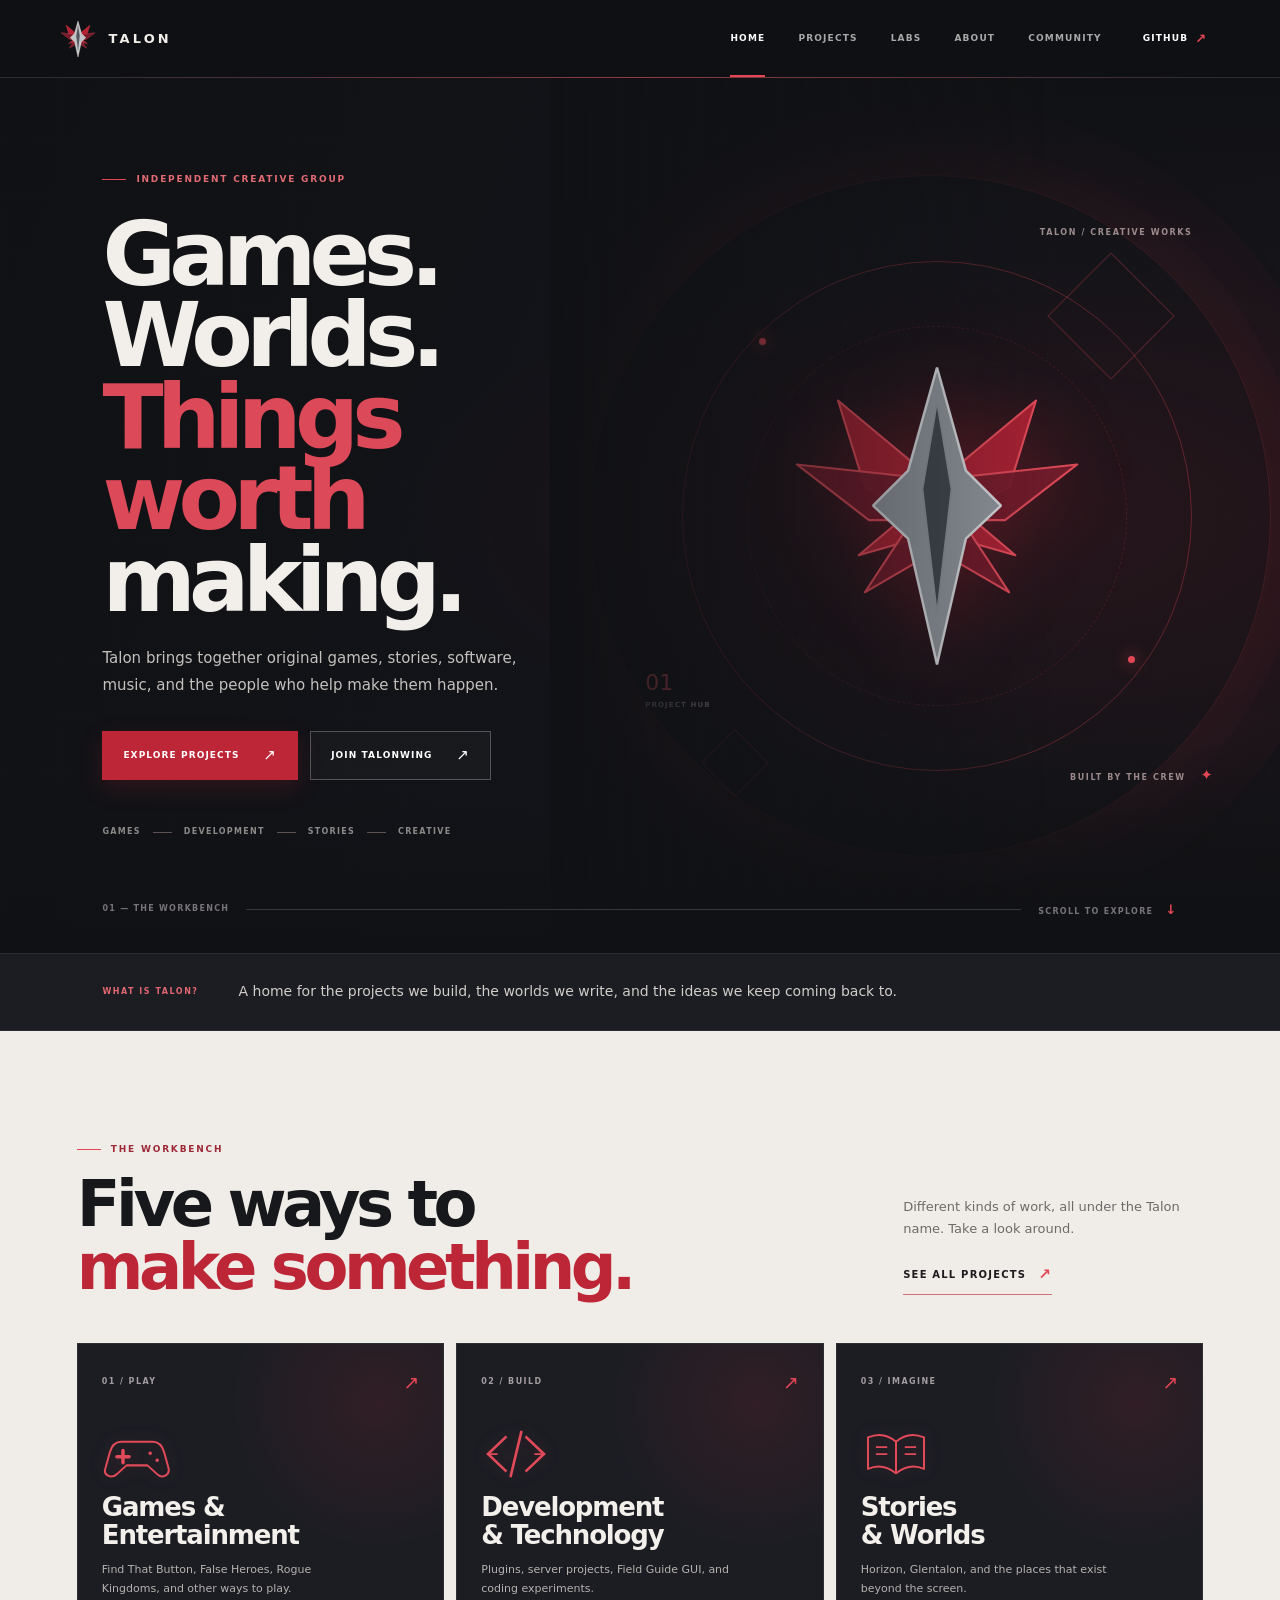
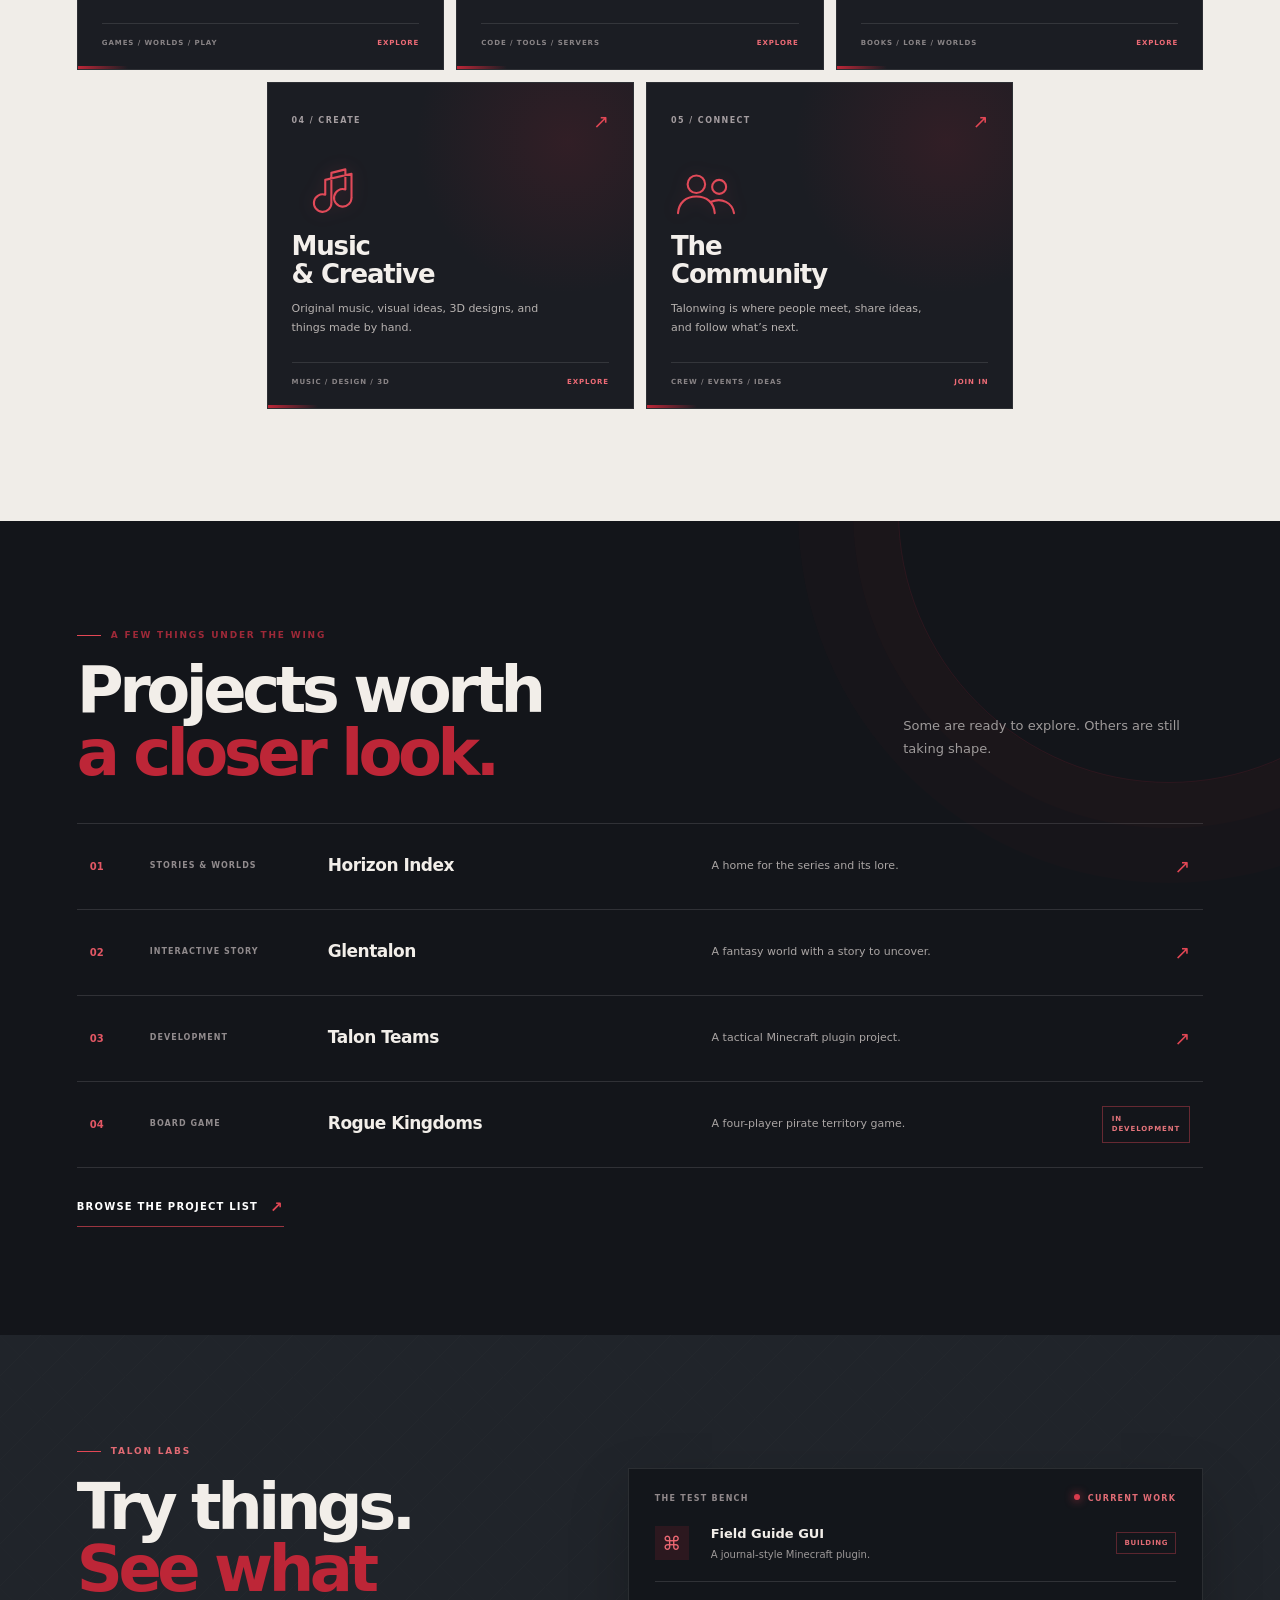
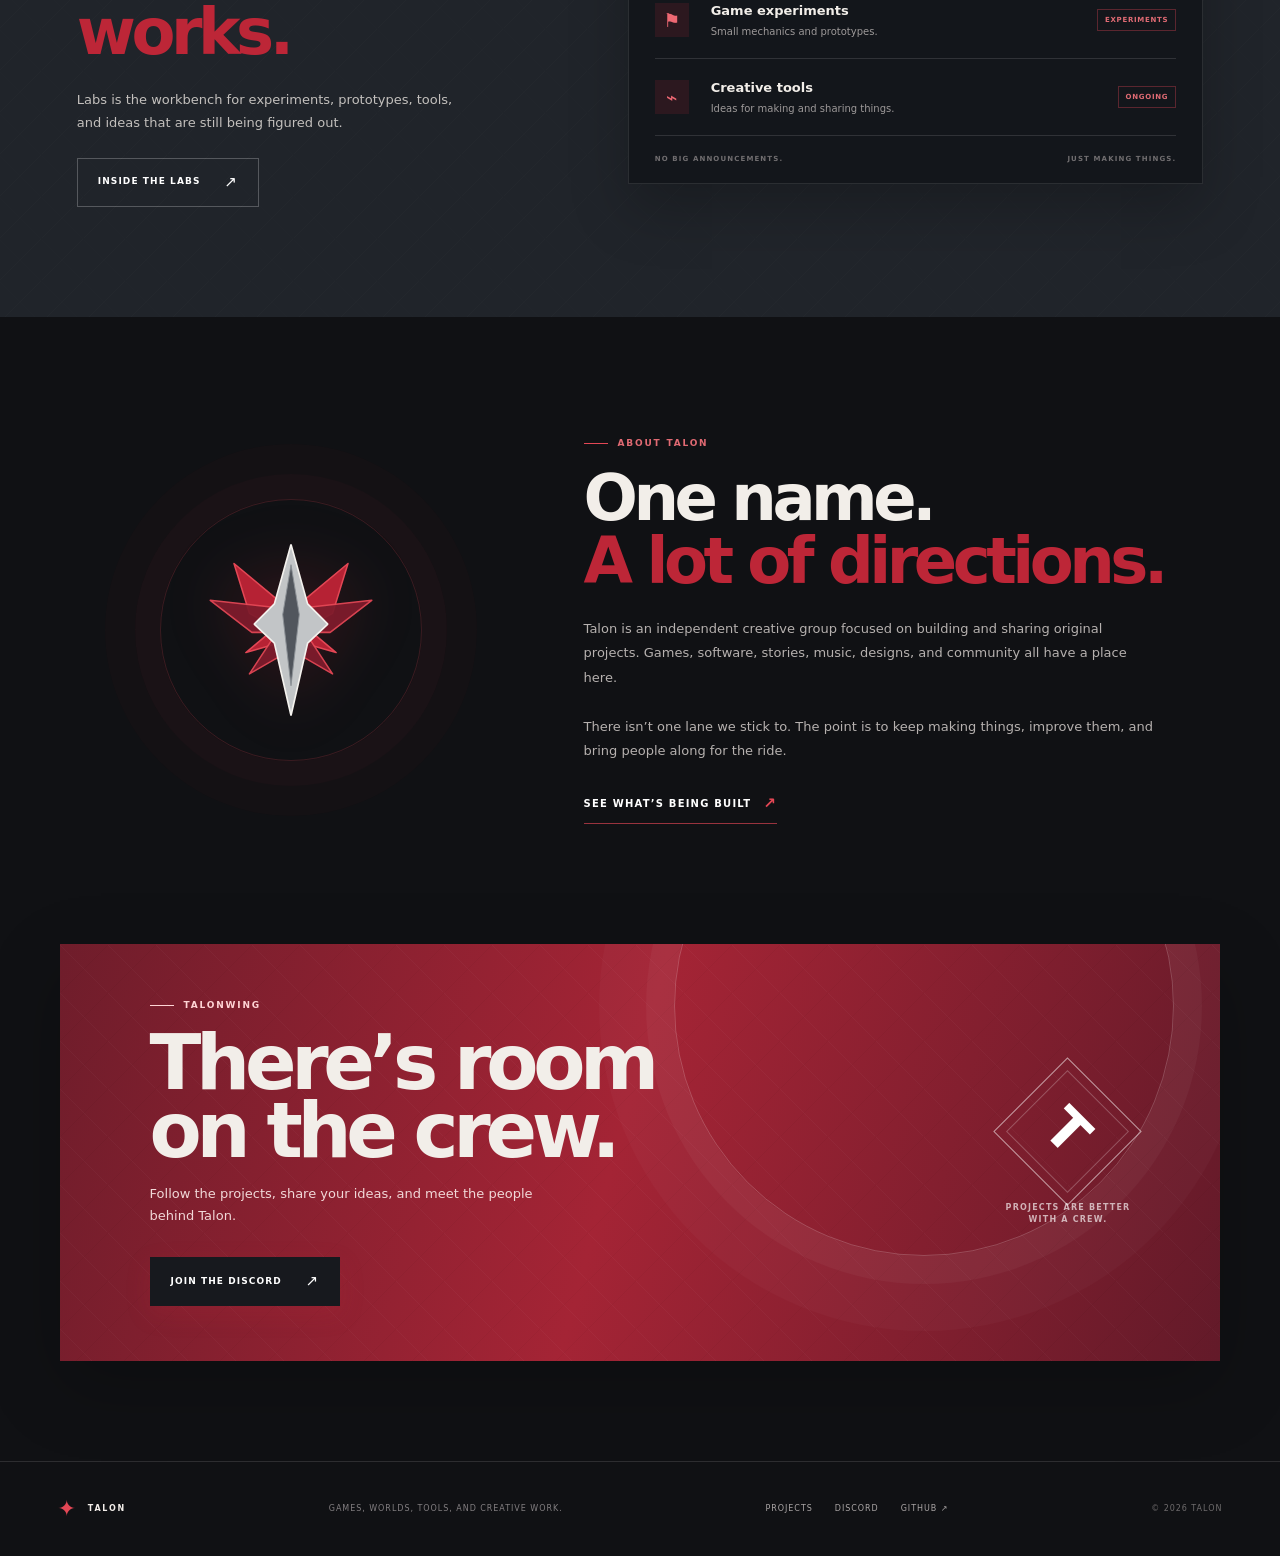
<file: index.html>
<!doctype html>
<html lang="en">
<head>
  <meta charset="utf-8">
  <meta name="viewport" content="width=device-width, initial-scale=1">
  <meta name="theme-color" content="#101114">
  <meta name="description" content="Talon is an independent creative group building games, stories, software, music, and more.">
  <title>Talon — Projects, worlds, and ideas</title>
  <link rel="icon" href="favicon.svg" type="image/svg+xml">
  <link rel="stylesheet" href="styles.css">
</head>
<body>
  <div class="ambient ambient-one" aria-hidden="true"></div>
  <div class="ambient ambient-two" aria-hidden="true"></div>

  <header class="site-header">
    <a class="brand" href="#top" aria-label="Talon home">
      <svg class="brand-mark" viewBox="0 0 160 160" aria-hidden="true">
        <path class="mark-red" d="M68 54 32 24 45 66 67 78 42 99 70 91 80 130 90 91 118 99 93 78 115 66 128 24 92 54 80 15Z"/>
        <path class="mark-red mark-red-light" d="M67 61 12 55 47 82 68 82 45 117 76 99 80 145 84 99 115 117 92 82 113 82 148 55 93 61 80 32Z"/>
        <path class="mark-steel" d="M80 8 94 58 111 75 94 91 80 152 66 91 49 75 66 58Z"/>
        <path class="mark-cut" d="M80 25 87 67 80 127 73 67Z"/>
      </svg>
      <span>TALON</span>
    </a>
    <button class="menu-button" type="button" aria-label="Open navigation" aria-expanded="false" aria-controls="main-nav">
      <span></span><span></span><span></span>
    </button>
    <nav class="nav" id="main-nav" aria-label="Main navigation">
      <a class="active" href="#top">Home</a>
      <a href="projects.html">Projects</a>
      <a href="#labs">Labs</a>
      <a href="#about">About</a>
      <a href="#community">Community</a>
      <a class="nav-github" href="https://github.com/CaptainBensword" target="_blank" rel="noopener">GitHub <span aria-hidden="true">↗</span></a>
    </nav>
  </header>

  <main>
    <section class="hero" id="top">
      <div class="hero-grid" aria-hidden="true"></div>
      <div class="hero-copy">
        <p class="eyebrow"><span class="eyebrow-line"></span> INDEPENDENT CREATIVE GROUP</p>
        <h1>Games. Worlds.<br><span>Things worth</span><br>making.</h1>
        <p class="hero-intro">Talon brings together original games, stories, software, music, and the people who help make them happen.</p>
        <div class="hero-actions">
          <a class="button button-primary" href="projects.html">Explore projects <span aria-hidden="true">↗</span></a>
          <a class="button button-quiet" href="https://discord.gg/enjh8zWyY" target="_blank" rel="noopener">Join Talonwing <span aria-hidden="true">↗</span></a>
        </div>
        <div class="hero-tags" aria-label="Talon project areas">
          <span>GAMES</span><i></i><span>DEVELOPMENT</span><i></i><span>STORIES</span><i></i><span>CREATIVE</span>
        </div>
      </div>

      <div class="hero-art" aria-hidden="true">
        <div class="art-ring ring-outer"></div>
        <div class="art-ring ring-inner"></div>
        <div class="art-cross cross-one"></div>
        <div class="art-cross cross-two"></div>
        <svg class="hero-emblem" viewBox="0 0 160 160">
          <path class="mark-red" d="M68 54 32 24 45 66 67 78 42 99 70 91 80 130 90 91 118 99 93 78 115 66 128 24 92 54 80 15Z"/>
          <path class="mark-red mark-red-light" d="M67 61 12 55 47 82 68 82 45 117 76 99 80 145 84 99 115 117 92 82 113 82 148 55 93 61 80 32Z"/>
          <path class="mark-steel" d="M80 8 94 58 111 75 94 91 80 152 66 91 49 75 66 58Z"/>
          <path class="mark-cut" d="M80 25 87 67 80 127 73 67Z"/>
        </svg>
        <div class="art-label label-top">TALON / CREATIVE WORKS</div>
        <div class="art-label label-bottom">BUILT BY THE CREW <span>✦</span></div>
        <div class="art-coordinate">01<br><small>PROJECT HUB</small></div>
      </div>
      <div class="hero-foot"><span>01 — THE WORKBENCH</span><span class="foot-rule"></span><span>SCROLL TO EXPLORE <b>↓</b></span></div>
    </section>

    <section class="intro-strip">
      <div class="intro-strip-inner">
        <span class="strip-label">WHAT IS TALON?</span>
        <p>A home for the projects we build, the worlds we write, and the ideas we keep coming back to.</p>
      </div>
    </section>

    <section class="section projects-section" id="projects">
      <div class="section-head">
        <div>
          <p class="eyebrow"><span class="eyebrow-line"></span> THE WORKBENCH</p>
          <h2>Five ways to<br><em>make something.</em></h2>
        </div>
        <div class="section-aside">
          <p>Different kinds of work, all under the Talon name. Take a look around.</p>
          <a class="text-link" href="projects.html">See all projects <span>↗</span></a>
        </div>
      </div>

      <div class="category-grid">
        <a class="category-card category-games" href="projects.html#games">
          <div class="category-top"><span class="category-number">01 / PLAY</span><span class="card-open">↗</span></div>
          <svg class="category-icon" viewBox="0 0 80 64" aria-hidden="true">
            <path d="M22 18h36c7 0 11 5 13 12l5 18c2 8-7 13-13 7L52 45H28L17 55C10 61 1 56 4 48l5-18c2-7 6-12 13-12Z" fill="none" stroke="currentColor" stroke-width="2.3" stroke-linejoin="round"/>
            <path d="M24 28v14M17 35h14M55 31h.1M63 39h.1" stroke="currentColor" stroke-width="4" stroke-linecap="round"/>
          </svg>
          <h3>Games &<br>Entertainment</h3>
          <p>Find That Button, False Heroes, Rogue Kingdoms, and other ways to play.</p>
          <div class="category-foot"><span>GAMES / WORLDS / PLAY</span><span>EXPLORE</span></div>
        </a>

        <a class="category-card category-dev" href="projects.html#development">
          <div class="category-top"><span class="category-number">02 / BUILD</span><span class="card-open">↗</span></div>
          <svg class="category-icon" viewBox="0 0 80 64" aria-hidden="true">
            <path d="M28 13 8 32l20 19M52 13l20 19-20 19M46 7 34 57" fill="none" stroke="currentColor" stroke-width="3" stroke-linecap="square" stroke-linejoin="miter"/>
            <path d="M8 32h11M61 32h11" stroke="currentColor" stroke-width="2"/>
          </svg>
          <h3>Development<br>& Technology</h3>
          <p>Plugins, server projects, Field Guide GUI, and coding experiments.</p>
          <div class="category-foot"><span>CODE / TOOLS / SERVERS</span><span>EXPLORE</span></div>
        </a>

        <a class="category-card category-stories" href="projects.html#stories">
          <div class="category-top"><span class="category-number">03 / IMAGINE</span><span class="card-open">↗</span></div>
          <svg class="category-icon" viewBox="0 0 80 64" aria-hidden="true">
            <path d="M8 13c12-5 23-3 32 5v36C30 46 19 44 8 49V13ZM72 13c-12-5-23-3-32 5v36c10-8 21-10 32-5V13Z" fill="none" stroke="currentColor" stroke-width="2.3" stroke-linejoin="round"/>
            <path d="M17 24h13M17 32h13M50 24h13M50 32h13" stroke="currentColor" stroke-width="2"/>
          </svg>
          <h3>Stories<br>& Worlds</h3>
          <p>Horizon, Glentalon, and the places that exist beyond the screen.</p>
          <div class="category-foot"><span>BOOKS / LORE / WORLDS</span><span>EXPLORE</span></div>
        </a>

        <a class="category-card category-creative" href="projects.html#creative">
          <div class="category-top"><span class="category-number">04 / CREATE</span><span class="card-open">↗</span></div>
          <svg class="category-icon" viewBox="0 0 80 64" aria-hidden="true">
            <path d="M45 9v34a10 10 0 1 1-7-9V17l30-7v27a10 10 0 1 1-7-9V5L45 9Z" fill="none" stroke="currentColor" stroke-width="2.4" stroke-linejoin="round"/>
          </svg>
          <h3>Music<br>& Creative</h3>
          <p>Original music, visual ideas, 3D designs, and things made by hand.</p>
          <div class="category-foot"><span>MUSIC / DESIGN / 3D</span><span>EXPLORE</span></div>
        </a>

        <a class="category-card category-community" href="#community">
          <div class="category-top"><span class="category-number">05 / CONNECT</span><span class="card-open">↗</span></div>
          <svg class="category-icon" viewBox="0 0 80 64" aria-hidden="true">
            <circle cx="29" cy="22" r="10" fill="none" stroke="currentColor" stroke-width="2.4"/>
            <circle cx="55" cy="25" r="8" fill="none" stroke="currentColor" stroke-width="2.4"/>
            <path d="M8 55c1-12 9-19 21-19s20 7 21 19M46 42c12-5 24 1 26 13" fill="none" stroke="currentColor" stroke-width="2.4" stroke-linecap="round"/>
          </svg>
          <h3>The<br>Community</h3>
          <p>Talonwing is where people meet, share ideas, and follow what’s next.</p>
          <div class="category-foot"><span>CREW / EVENTS / IDEAS</span><span>JOIN IN</span></div>
        </a>
      </div>
    </section>

    <section class="featured-section">
      <div class="featured-inner">
        <div class="section-head compact">
          <div>
            <p class="eyebrow"><span class="eyebrow-line"></span> A FEW THINGS UNDER THE WING</p>
            <h2>Projects worth<br><em>a closer look.</em></h2>
          </div>
          <div class="section-aside"><p>Some are ready to explore. Others are still taking shape.</p></div>
        </div>
        <div class="featured-list">
          <a class="featured-item" href="https://github.com/CaptainBensword/horizon-index" target="_blank" rel="noopener">
            <span class="featured-index">01</span><span class="featured-type">STORIES & WORLDS</span><strong>Horizon Index</strong><span class="featured-desc">A home for the series and its lore.</span><span class="featured-arrow">↗</span>
          </a>
          <a class="featured-item" href="https://github.com/CaptainBensword/Glentalon" target="_blank" rel="noopener">
            <span class="featured-index">02</span><span class="featured-type">INTERACTIVE STORY</span><strong>Glentalon</strong><span class="featured-desc">A fantasy world with a story to uncover.</span><span class="featured-arrow">↗</span>
          </a>
          <a class="featured-item" href="https://github.com/CaptainBensword/talonteams" target="_blank" rel="noopener">
            <span class="featured-index">03</span><span class="featured-type">DEVELOPMENT</span><strong>Talon Teams</strong><span class="featured-desc">A tactical Minecraft plugin project.</span><span class="featured-arrow">↗</span>
          </a>
          <div class="featured-item featured-static">
            <span class="featured-index">04</span><span class="featured-type">BOARD GAME</span><strong>Rogue Kingdoms</strong><span class="featured-desc">A four-player pirate territory game.</span><span class="featured-status">IN DEVELOPMENT</span>
          </div>
        </div>
        <a class="text-link featured-more" href="projects.html">Browse the project list <span>↗</span></a>
      </div>
    </section>

    <section class="labs-section" id="labs">
      <div class="labs-inner">
        <div class="labs-copy">
          <p class="eyebrow"><span class="eyebrow-line"></span> TALON LABS</p>
          <h2>Try things.<br><em>See what works.</em></h2>
          <p>Labs is the workbench for experiments, prototypes, tools, and ideas that are still being figured out.</p>
          <a class="button button-outline" href="projects.html#labs">Inside the labs <span>↗</span></a>
        </div>
        <div class="lab-board">
          <div class="lab-board-head"><span>THE TEST BENCH</span><span class="live-dot">CURRENT WORK</span></div>
          <div class="lab-entry"><span class="lab-symbol">⌘</span><div><strong>Field Guide GUI</strong><small>A journal-style Minecraft plugin.</small></div><span class="lab-tag">BUILDING</span></div>
          <div class="lab-entry"><span class="lab-symbol">⚑</span><div><strong>Game experiments</strong><small>Small mechanics and prototypes.</small></div><span class="lab-tag">EXPERIMENTS</span></div>
          <div class="lab-entry"><span class="lab-symbol">⌁</span><div><strong>Creative tools</strong><small>Ideas for making and sharing things.</small></div><span class="lab-tag">ONGOING</span></div>
          <div class="lab-board-foot"><span>NO BIG ANNOUNCEMENTS.</span><span>JUST MAKING THINGS.</span></div>
        </div>
      </div>
    </section>

    <section class="about-section" id="about">
      <div class="about-mark" aria-hidden="true">
        <svg viewBox="0 0 160 160">
          <path class="mark-red" d="M68 54 32 24 45 66 67 78 42 99 70 91 80 130 90 91 118 99 93 78 115 66 128 24 92 54 80 15Z"/>
          <path class="mark-red mark-red-light" d="M67 61 12 55 47 82 68 82 45 117 76 99 80 145 84 99 115 117 92 82 113 82 148 55 93 61 80 32Z"/>
          <path class="mark-steel" d="M80 8 94 58 111 75 94 91 80 152 66 91 49 75 66 58Z"/>
          <path class="mark-cut" d="M80 25 87 67 80 127 73 67Z"/>
        </svg>
      </div>
      <div class="about-copy">
        <p class="eyebrow"><span class="eyebrow-line"></span> ABOUT TALON</p>
        <h2>One name.<br><em>A lot of directions.</em></h2>
        <p>Talon is an independent creative group focused on building and sharing original projects. Games, software, stories, music, designs, and community all have a place here.</p>
        <p>There isn’t one lane we stick to. The point is to keep making things, improve them, and bring people along for the ride.</p>
        <a class="text-link" href="https://github.com/CaptainBensword" target="_blank" rel="noopener">See what’s being built <span>↗</span></a>
      </div>
    </section>

    <section class="community-section" id="community">
      <div class="community-sweep" aria-hidden="true"></div>
      <div class="community-content">
        <p class="eyebrow"><span class="eyebrow-line"></span> TALONWING</p>
        <h2>There’s room<br>on the crew.</h2>
        <p>Follow the projects, share your ideas, and meet the people behind Talon.</p>
        <a class="button button-primary" href="https://discord.gg/enjh8zWyY" target="_blank" rel="noopener">Join the Discord <span>↗</span></a>
      </div>
      <div class="community-side"><span class="crew-mark">T</span><span>PROJECTS ARE BETTER<br>WITH A CREW.</span></div>
    </section>
  </main>

  <footer class="site-footer">
    <a class="footer-brand" href="#top"><span class="footer-mark">✦</span><strong>TALON</strong></a>
    <span class="footer-note">Games, worlds, tools, and creative work.</span>
    <div class="footer-links"><a href="projects.html">Projects</a><a href="https://discord.gg/enjh8zWyY" target="_blank" rel="noopener">Discord</a><a href="https://github.com/CaptainBensword" target="_blank" rel="noopener">GitHub ↗</a></div>
    <span class="footer-copy">© 2026 TALON</span>
  </footer>
  <script src="script.js"></script>
</body>
</html>
</file>
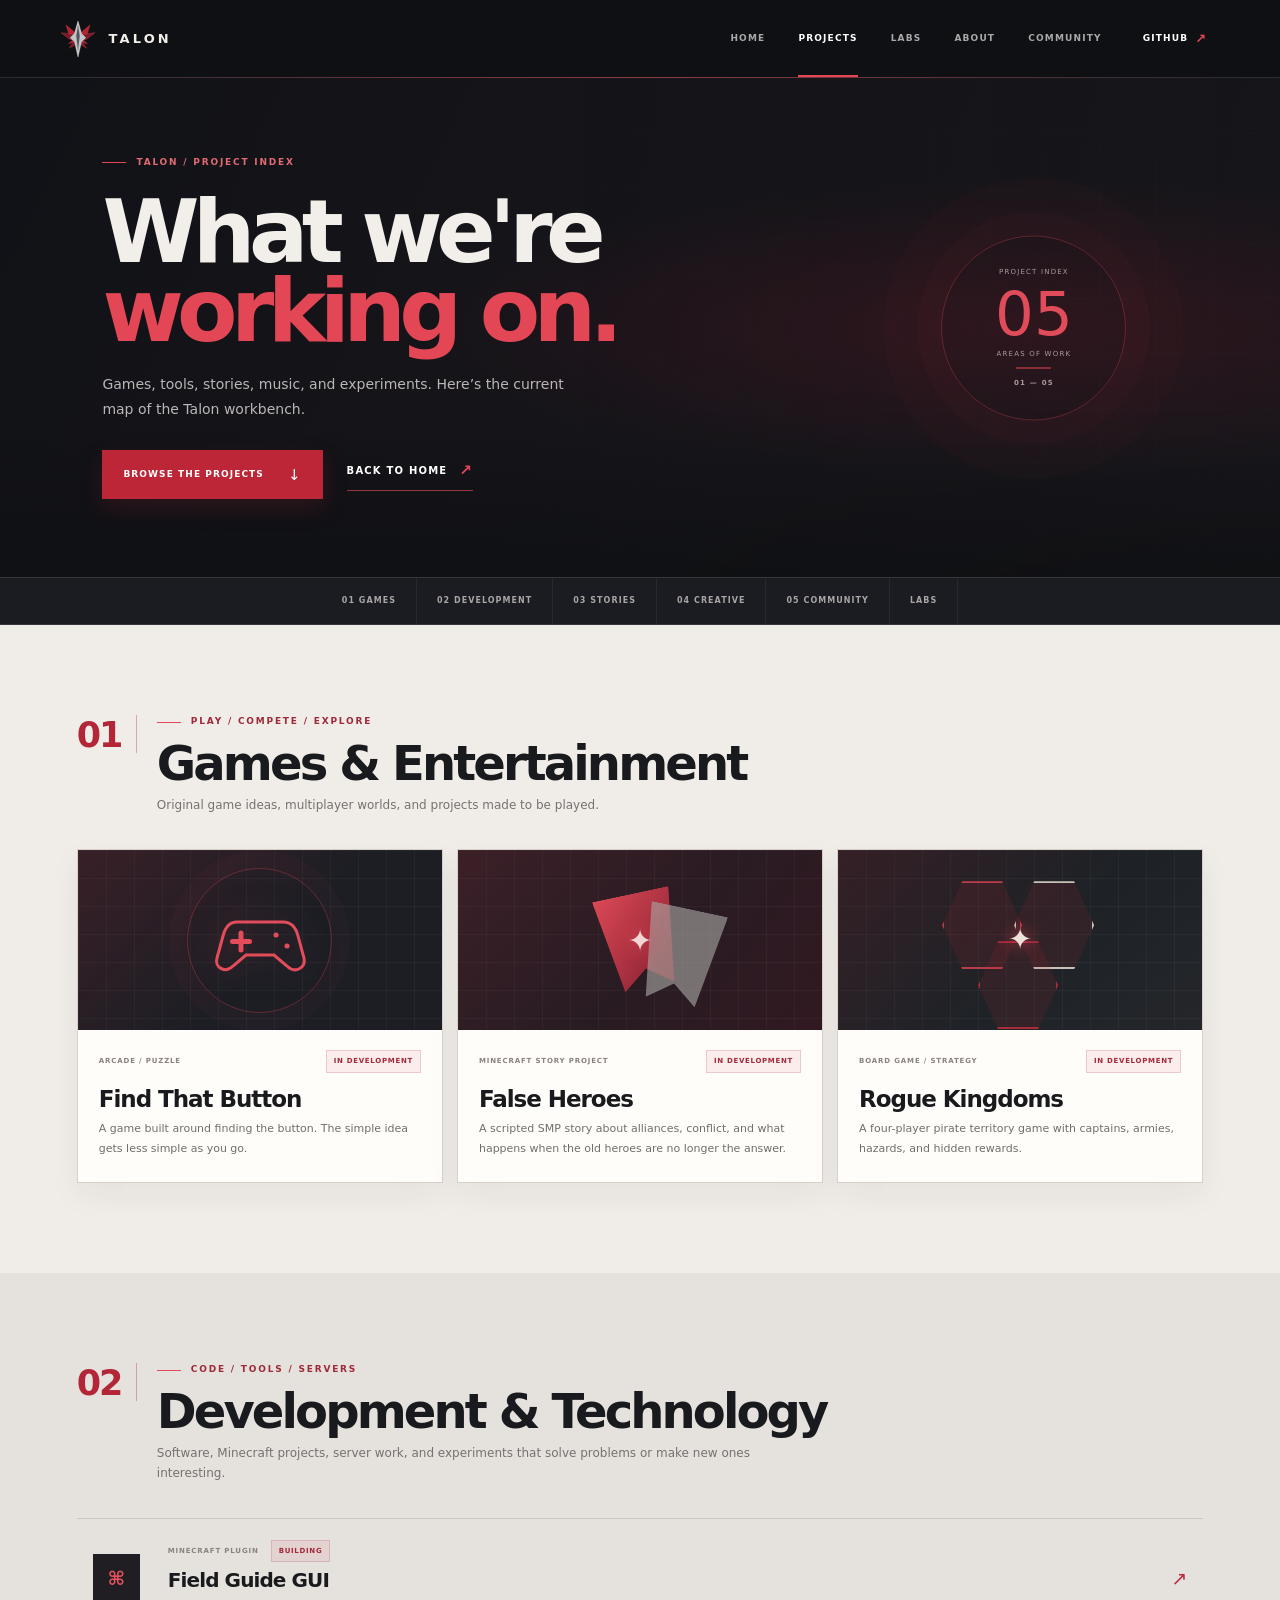
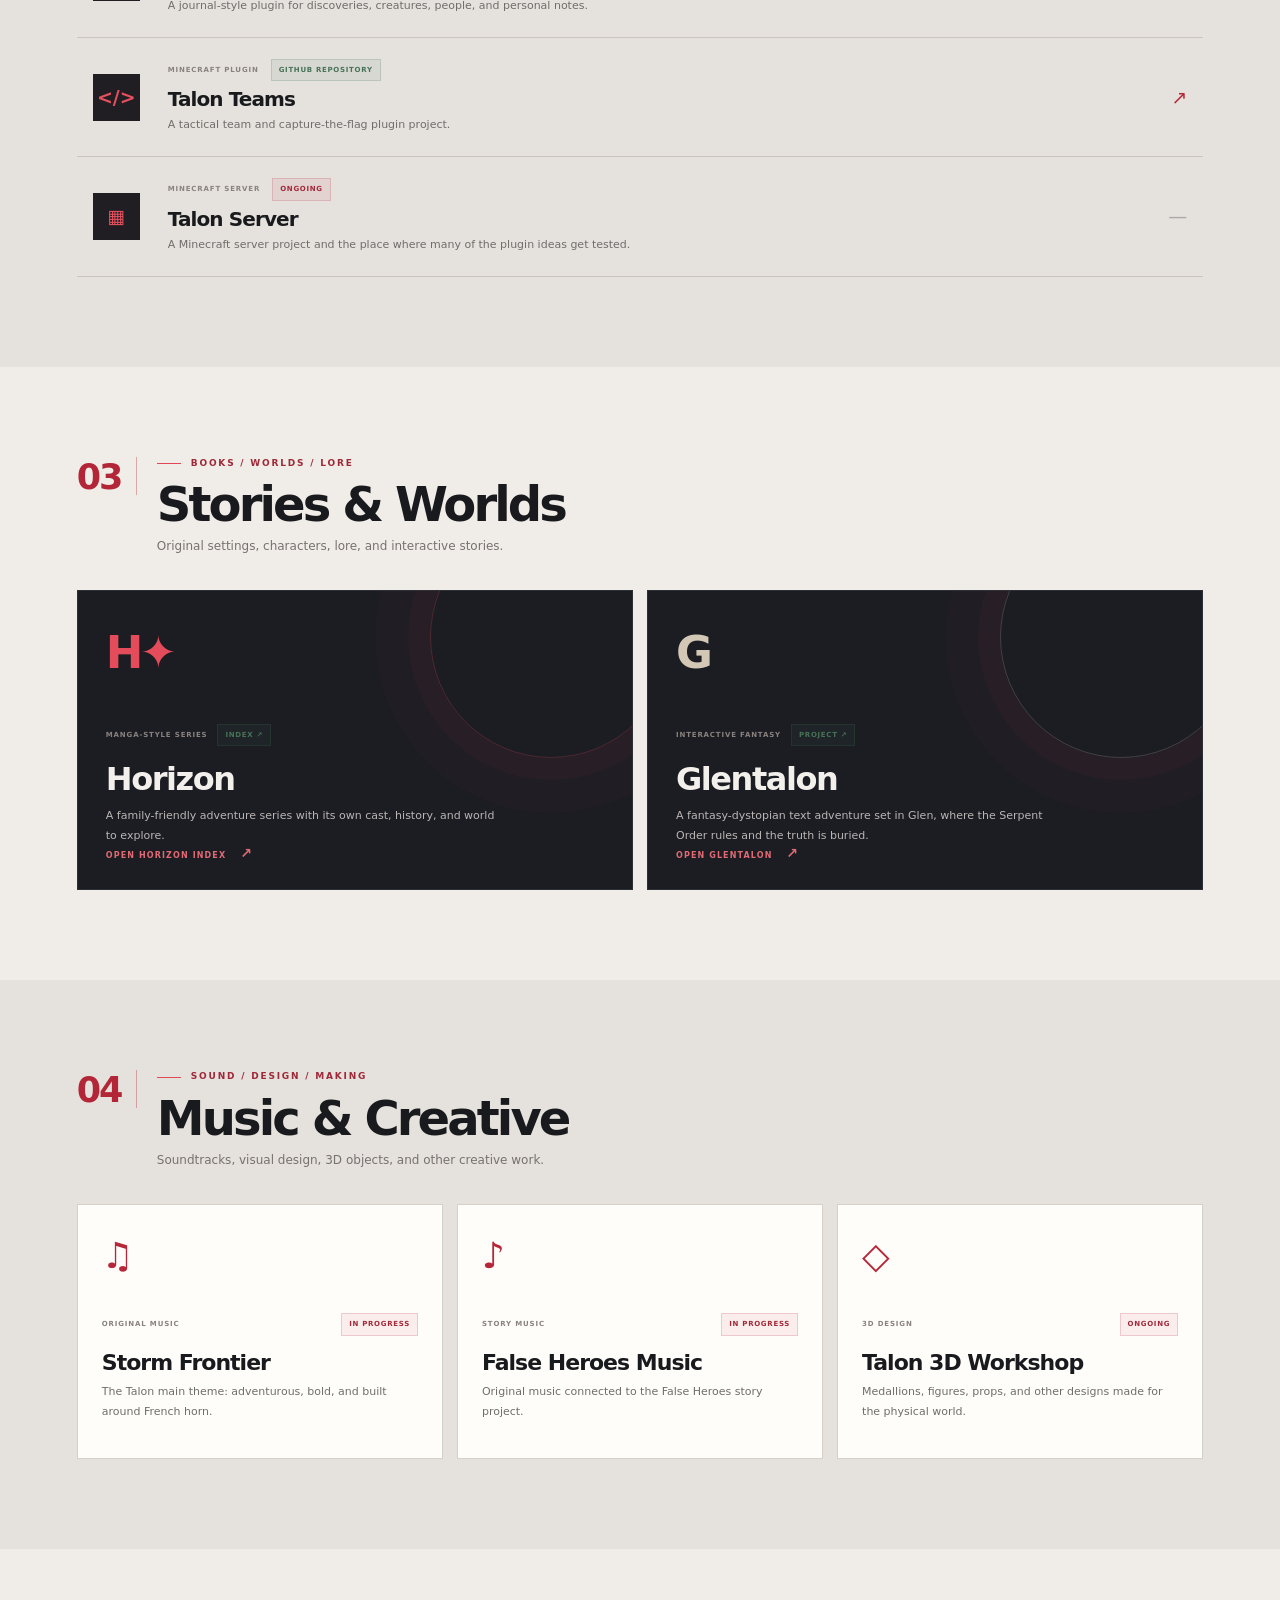
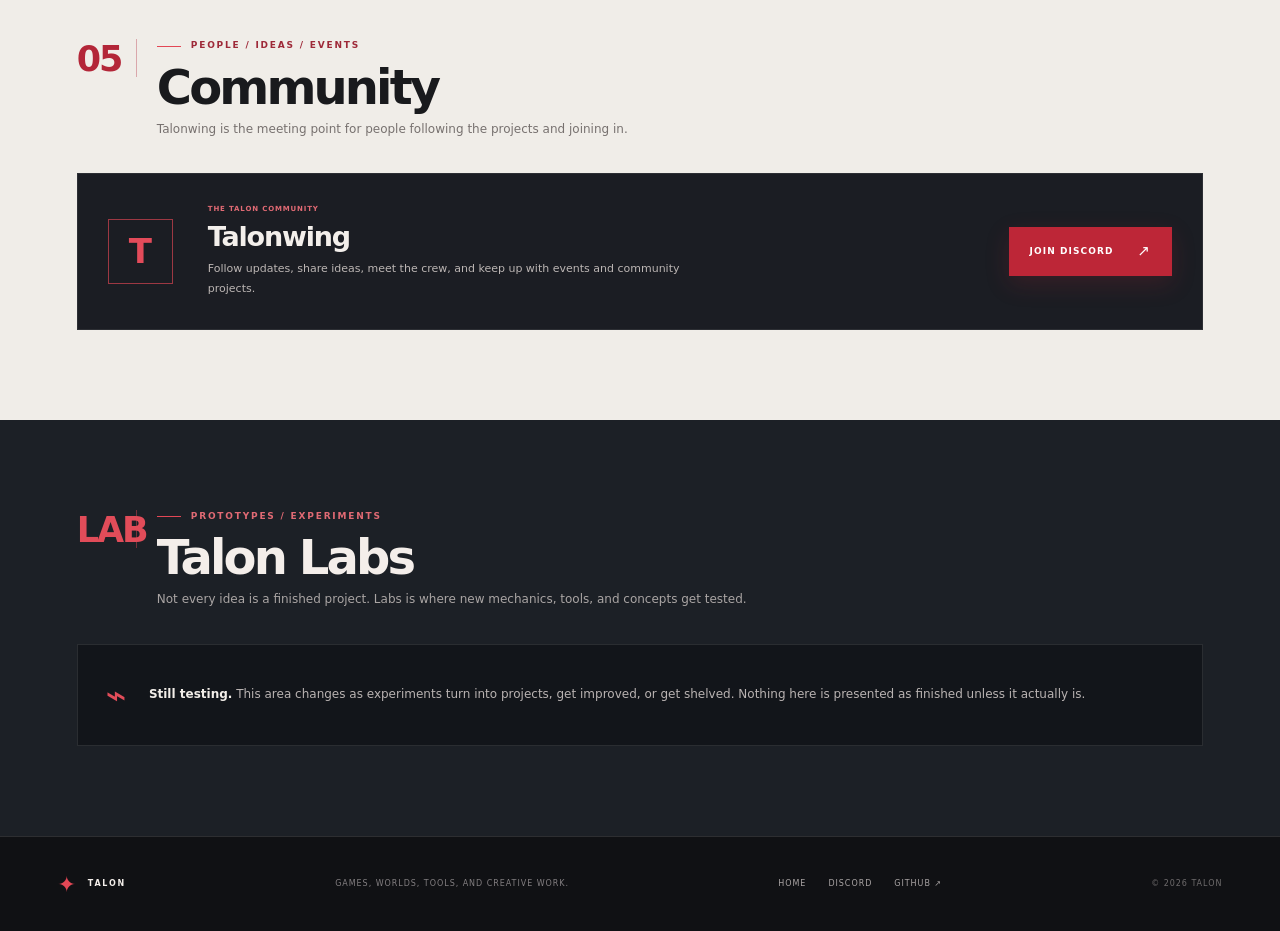
<file: games.html>
<!doctype html>
<html lang="en">
<head>
  <meta charset="utf-8">
  <meta name="viewport" content="width=device-width, initial-scale=1">
  <meta http-equiv="refresh" content="0; url=projects.html#games">
  <title>Games — Talon</title>
  <link rel="canonical" href="projects.html#games">
  <script>window.location.replace("projects.html#games");</script>
</head>
<body>
  <p>Taking you to the Talon games list. <a href="projects.html#games">Open it here</a>.</p>
</body>
</html>
</file>
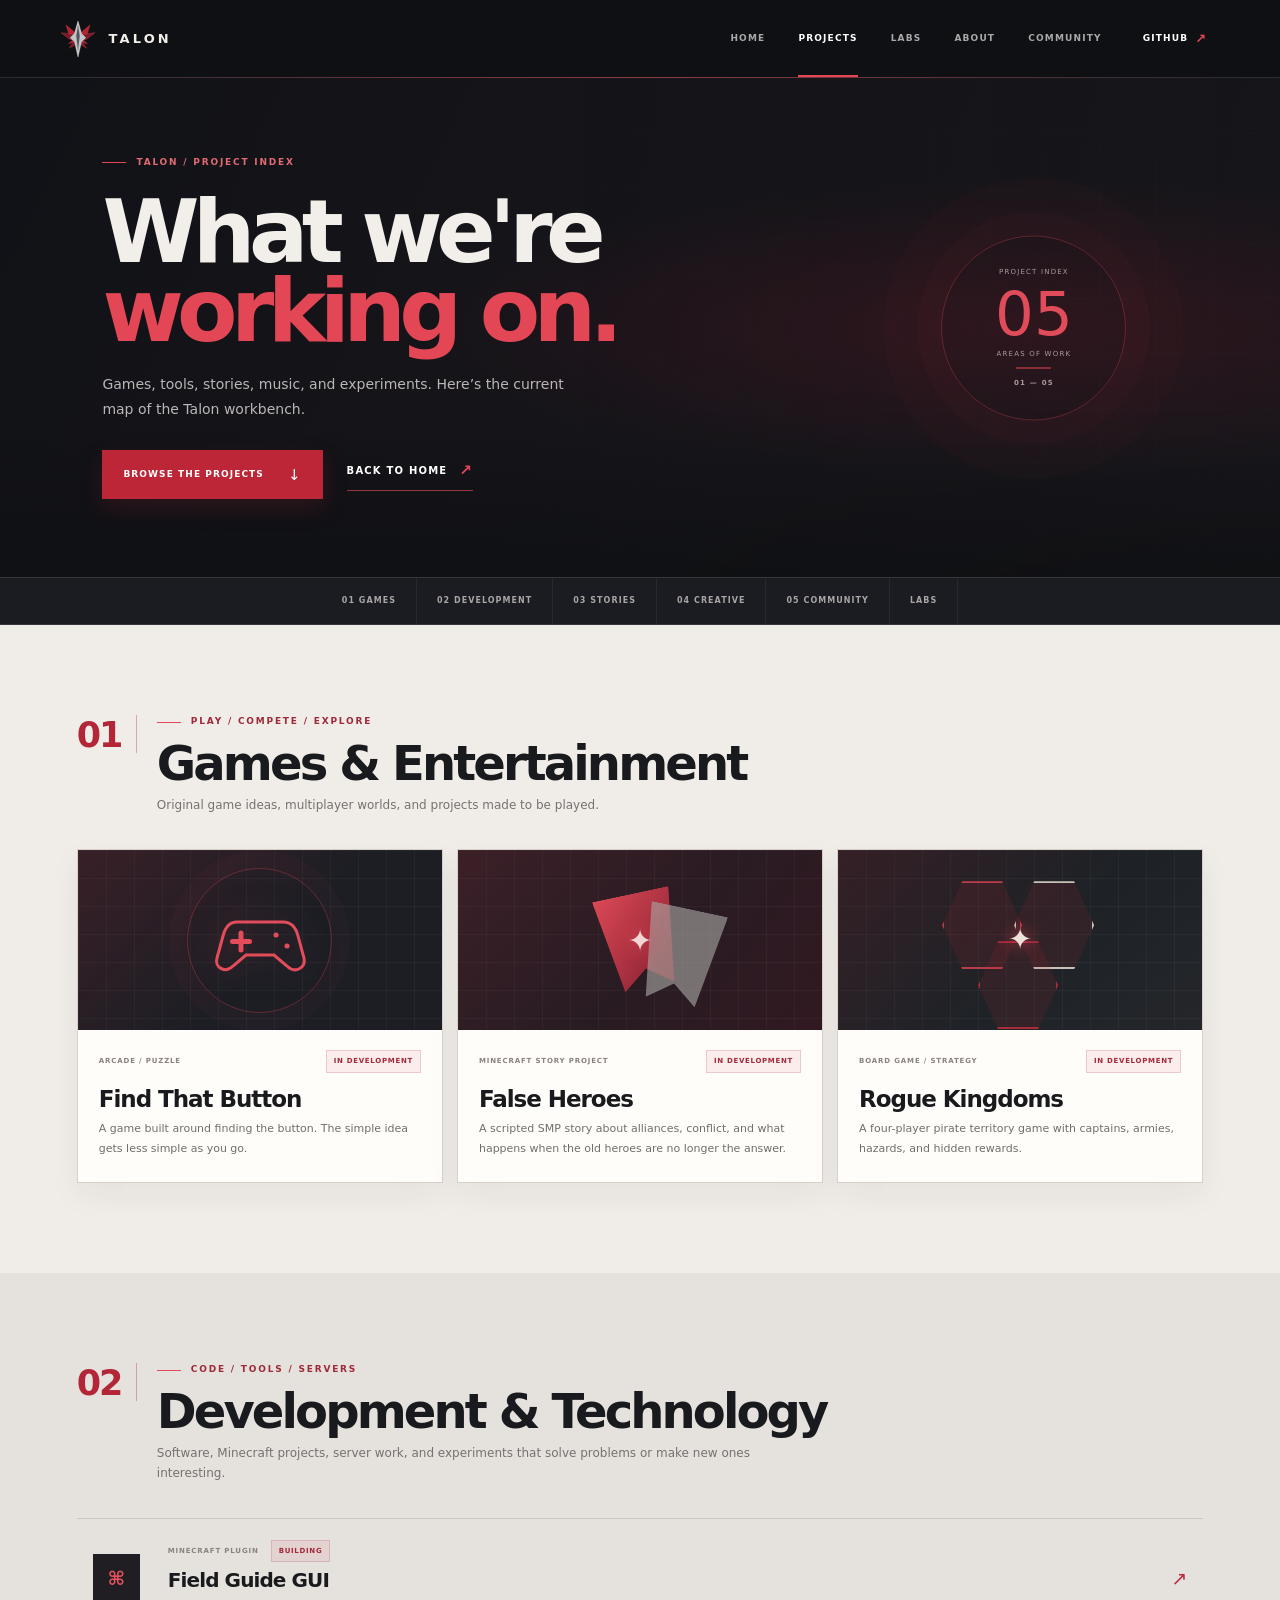
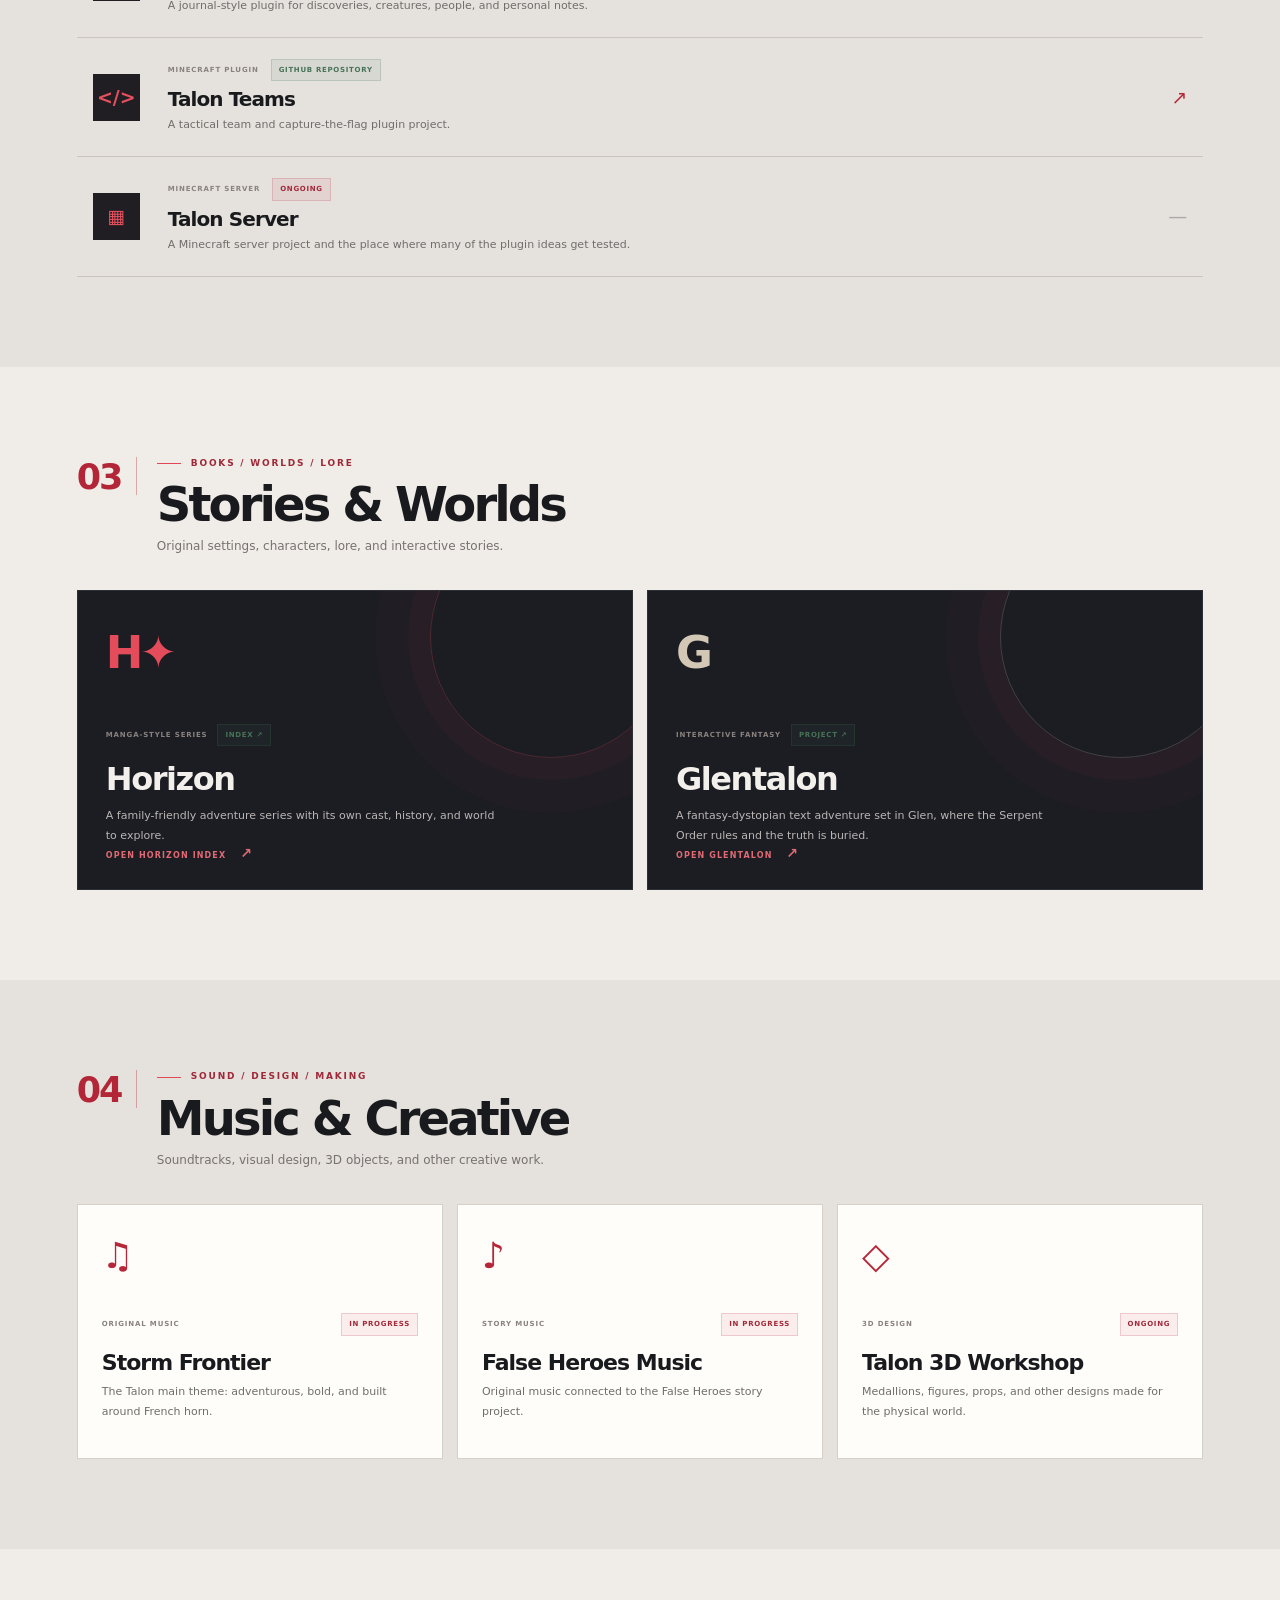
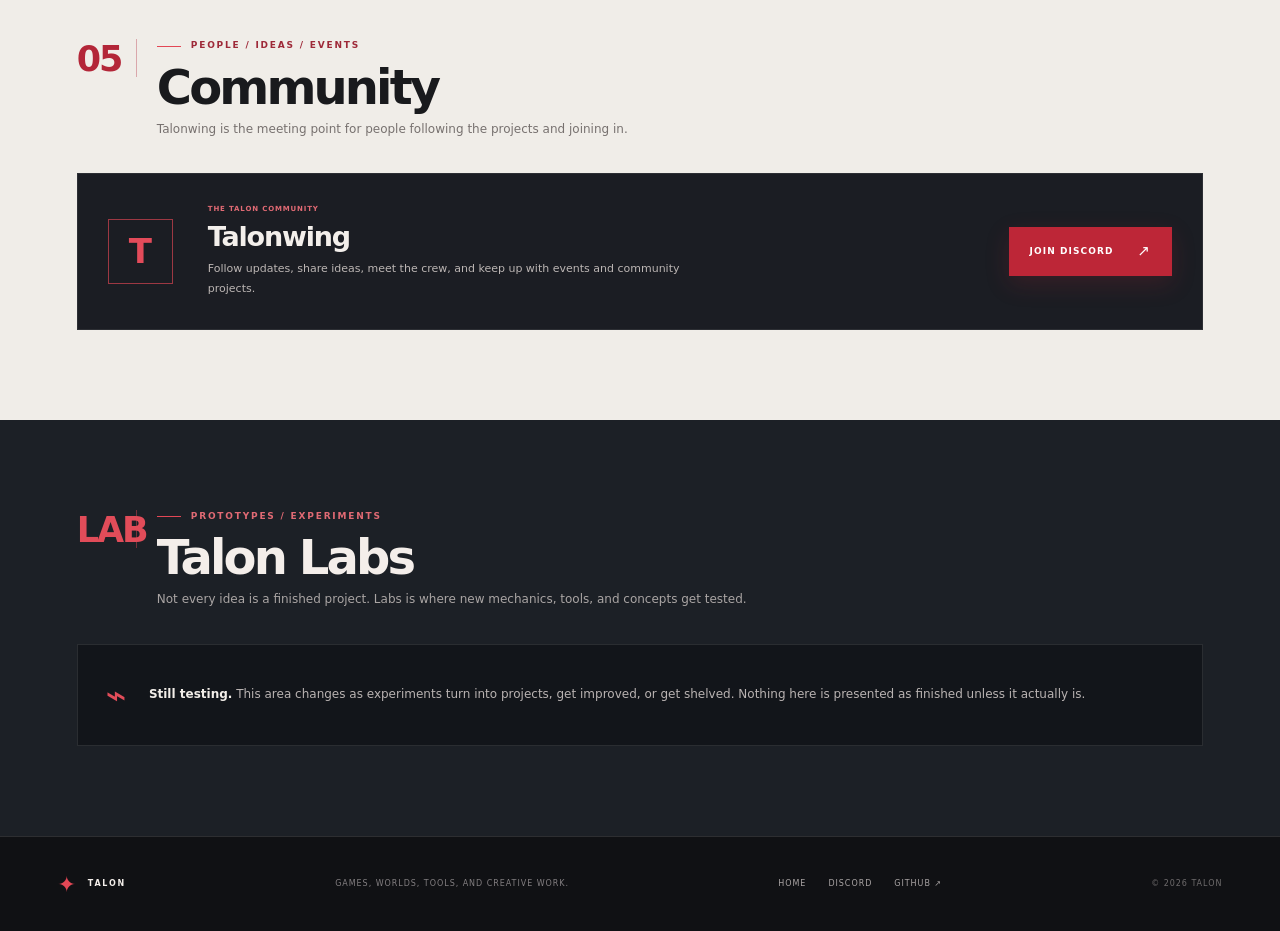
<file: projects.html>
<!doctype html>
<html lang="en">
<head>
  <meta charset="utf-8">
  <meta name="viewport" content="width=device-width, initial-scale=1">
  <meta name="theme-color" content="#101114">
  <meta name="description" content="Explore Talon projects across games, development, stories, music, design, and community.">
  <title>Projects — Talon</title>
  <link rel="icon" href="favicon.svg" type="image/svg+xml">
  <link rel="stylesheet" href="styles.css">
</head>
<body class="projects-page">
  <div class="ambient ambient-one" aria-hidden="true"></div>
  <div class="ambient ambient-two" aria-hidden="true"></div>
  <header class="site-header">
    <a class="brand" href="index.html" aria-label="Talon home">
      <svg class="brand-mark" viewBox="0 0 160 160" aria-hidden="true">
        <path class="mark-red" d="M68 54 32 24 45 66 67 78 42 99 70 91 80 130 90 91 118 99 93 78 115 66 128 24 92 54 80 15Z"/>
        <path class="mark-red mark-red-light" d="M67 61 12 55 47 82 68 82 45 117 76 99 80 145 84 99 115 117 92 82 113 82 148 55 93 61 80 32Z"/>
        <path class="mark-steel" d="M80 8 94 58 111 75 94 91 80 152 66 91 49 75 66 58Z"/>
        <path class="mark-cut" d="M80 25 87 67 80 127 73 67Z"/>
      </svg>
      <span>TALON</span>
    </a>
    <button class="menu-button" type="button" aria-label="Open navigation" aria-expanded="false" aria-controls="main-nav"><span></span><span></span><span></span></button>
    <nav class="nav" id="main-nav" aria-label="Main navigation">
      <a href="index.html">Home</a><a class="active" href="projects.html">Projects</a><a href="index.html#labs">Labs</a><a href="index.html#about">About</a><a href="index.html#community">Community</a><a class="nav-github" href="https://github.com/CaptainBensword" target="_blank" rel="noopener">GitHub <span>↗</span></a>
    </nav>
  </header>

  <main>
    <section class="subhero">
      <div class="subhero-grid" aria-hidden="true"></div>
      <div class="subhero-copy">
        <p class="eyebrow"><span class="eyebrow-line"></span> TALON / PROJECT INDEX</p>
        <h1>What we're<br><em>working on.</em></h1>
        <p>Games, tools, stories, music, and experiments. Here’s the current map of the Talon workbench.</p>
        <div class="subhero-links"><a class="button button-primary" href="#games">Browse the projects <span>↓</span></a><a class="text-link" href="index.html">Back to home <span>↗</span></a></div>
      </div>
      <div class="subhero-side" aria-hidden="true"><span>PROJECT INDEX</span><strong>05</strong><small>AREAS OF WORK</small><i></i><b>01 — 05</b></div>
    </section>

    <nav class="project-jump" aria-label="Project categories">
      <a href="#games">01 Games</a><a href="#development">02 Development</a><a href="#stories">03 Stories</a><a href="#creative">04 Creative</a><a href="#community-projects">05 Community</a><a href="#labs">Labs</a>
    </nav>

    <section class="catalog-section" id="games">
      <div class="catalog-heading"><span class="catalog-index">01</span><div><p class="eyebrow"><span class="eyebrow-line"></span> PLAY / COMPETE / EXPLORE</p><h2>Games & Entertainment</h2><p>Original game ideas, multiplayer worlds, and projects made to be played.</p></div></div>
      <div class="catalog-grid">
        <article class="catalog-card">
          <div class="catalog-art art-controller"><span class="art-orbit"></span><svg viewBox="0 0 100 76" aria-hidden="true"><path d="M27 20h46c8 0 13 6 15 14l6 22c2 10-9 16-17 8L64 53H36L23 64C15 72 4 65 7 56l6-22c2-8 6-14 14-14Z" fill="none" stroke="currentColor" stroke-width="3"/><path d="M31 31v17M22.5 39.5h17M66 33h.1M77 44h.1" stroke="currentColor" stroke-width="5" stroke-linecap="round"/></svg></div>
          <div class="catalog-card-body"><div class="card-meta"><span>ARCADE / PUZZLE</span><span class="status status-progress">IN DEVELOPMENT</span></div><h3>Find That Button</h3><p>A game built around finding the button. The simple idea gets less simple as you go.</p></div>
        </article>
        <article class="catalog-card">
          <div class="catalog-art art-banners"><span class="banner-shape"></span><span class="banner-shape second"></span><span class="banner-spark">✦</span></div>
          <div class="catalog-card-body"><div class="card-meta"><span>MINECRAFT STORY PROJECT</span><span class="status status-progress">IN DEVELOPMENT</span></div><h3>False Heroes</h3><p>A scripted SMP story about alliances, conflict, and what happens when the old heroes are no longer the answer.</p></div>
        </article>
        <article class="catalog-card">
          <div class="catalog-art art-map"><span class="map-hex hex-a"></span><span class="map-hex hex-b"></span><span class="map-hex hex-c"></span><span class="map-compass">✦</span></div>
          <div class="catalog-card-body"><div class="card-meta"><span>BOARD GAME / STRATEGY</span><span class="status status-progress">IN DEVELOPMENT</span></div><h3>Rogue Kingdoms</h3><p>A four-player pirate territory game with captains, armies, hazards, and hidden rewards.</p></div>
        </article>
      </div>
    </section>

    <section class="catalog-section catalog-alt" id="development">
      <div class="catalog-heading"><span class="catalog-index">02</span><div><p class="eyebrow"><span class="eyebrow-line"></span> CODE / TOOLS / SERVERS</p><h2>Development & Technology</h2><p>Software, Minecraft projects, server work, and experiments that solve problems or make new ones interesting.</p></div></div>
      <div class="catalog-rows">
        <article class="catalog-row"><div class="row-symbol">⌘</div><div><div class="card-meta"><span>MINECRAFT PLUGIN</span><span class="status status-progress">BUILDING</span></div><h3>Field Guide GUI</h3><p>A journal-style plugin for discoveries, creatures, people, and personal notes.</p></div><span class="row-arrow">↗</span></article>
        <a class="catalog-row catalog-row-link" href="https://github.com/CaptainBensword/talonteams" target="_blank" rel="noopener"><div class="row-symbol">&lt;/&gt;</div><div><div class="card-meta"><span>MINECRAFT PLUGIN</span><span class="status status-link">GITHUB REPOSITORY</span></div><h3>Talon Teams</h3><p>A tactical team and capture-the-flag plugin project.</p></div><span class="row-arrow">↗</span></a>
        <article class="catalog-row"><div class="row-symbol">▦</div><div><div class="card-meta"><span>MINECRAFT SERVER</span><span class="status status-progress">ONGOING</span></div><h3>Talon Server</h3><p>A Minecraft server project and the place where many of the plugin ideas get tested.</p></div><span class="row-arrow muted-arrow">—</span></article>
      </div>
    </section>

    <section class="catalog-section" id="stories">
      <div class="catalog-heading"><span class="catalog-index">03</span><div><p class="eyebrow"><span class="eyebrow-line"></span> BOOKS / WORLDS / LORE</p><h2>Stories & Worlds</h2><p>Original settings, characters, lore, and interactive stories.</p></div></div>
      <div class="story-grid">
        <a class="story-card story-horizon" href="https://github.com/CaptainBensword/horizon-index" target="_blank" rel="noopener"><span class="story-mark">H✦</span><div class="card-meta"><span>MANGA-STYLE SERIES</span><span class="status status-link">INDEX ↗</span></div><h3>Horizon</h3><p>A family-friendly adventure series with its own cast, history, and world to explore.</p><span class="story-bottom">OPEN HORIZON INDEX <b>↗</b></span></a>
        <a class="story-card story-glen" href="https://github.com/CaptainBensword/Glentalon" target="_blank" rel="noopener"><span class="story-mark">G</span><div class="card-meta"><span>INTERACTIVE FANTASY</span><span class="status status-link">PROJECT ↗</span></div><h3>Glentalon</h3><p>A fantasy-dystopian text adventure set in Glen, where the Serpent Order rules and the truth is buried.</p><span class="story-bottom">OPEN GLENTALON <b>↗</b></span></a>
      </div>
    </section>

    <section class="catalog-section catalog-alt" id="creative">
      <div class="catalog-heading"><span class="catalog-index">04</span><div><p class="eyebrow"><span class="eyebrow-line"></span> SOUND / DESIGN / MAKING</p><h2>Music & Creative</h2><p>Soundtracks, visual design, 3D objects, and other creative work.</p></div></div>
      <div class="creative-grid">
        <article class="creative-card"><span class="creative-symbol">♫</span><div class="card-meta"><span>ORIGINAL MUSIC</span><span class="status status-progress">IN PROGRESS</span></div><h3>Storm Frontier</h3><p>The Talon main theme: adventurous, bold, and built around French horn.</p></article>
        <article class="creative-card"><span class="creative-symbol">♪</span><div class="card-meta"><span>STORY MUSIC</span><span class="status status-progress">IN PROGRESS</span></div><h3>False Heroes Music</h3><p>Original music connected to the False Heroes story project.</p></article>
        <article class="creative-card"><span class="creative-symbol">◇</span><div class="card-meta"><span>3D DESIGN</span><span class="status status-progress">ONGOING</span></div><h3>Talon 3D Workshop</h3><p>Medallions, figures, props, and other designs made for the physical world.</p></article>
      </div>
    </section>

    <section class="catalog-section" id="community-projects">
      <div class="catalog-heading"><span class="catalog-index">05</span><div><p class="eyebrow"><span class="eyebrow-line"></span> PEOPLE / IDEAS / EVENTS</p><h2>Community</h2><p>Talonwing is the meeting point for people following the projects and joining in.</p></div></div>
      <div class="community-project-card"><div class="community-project-symbol">T</div><div><span class="card-meta">THE TALON COMMUNITY</span><h3>Talonwing</h3><p>Follow updates, share ideas, meet the crew, and keep up with events and community projects.</p></div><a class="button button-primary" href="https://discord.gg/enjh8zWyY" target="_blank" rel="noopener">Join Discord <span>↗</span></a></div>
    </section>

    <section class="catalog-section labs-catalog" id="labs">
      <div class="catalog-heading"><span class="catalog-index">LAB</span><div><p class="eyebrow"><span class="eyebrow-line"></span> PROTOTYPES / EXPERIMENTS</p><h2>Talon Labs</h2><p>Not every idea is a finished project. Labs is where new mechanics, tools, and concepts get tested.</p></div></div>
      <div class="labs-note"><span class="labs-note-icon">⌁</span><p><strong>Still testing.</strong> This area changes as experiments turn into projects, get improved, or get shelved. Nothing here is presented as finished unless it actually is.</p></div>
    </section>
  </main>

  <footer class="site-footer">
    <a class="footer-brand" href="index.html"><span class="footer-mark">✦</span><strong>TALON</strong></a>
    <span class="footer-note">Games, worlds, tools, and creative work.</span>
    <div class="footer-links"><a href="index.html">Home</a><a href="https://discord.gg/enjh8zWyY" target="_blank" rel="noopener">Discord</a><a href="https://github.com/CaptainBensword" target="_blank" rel="noopener">GitHub ↗</a></div>
    <span class="footer-copy">© 2026 TALON</span>
  </footer>
  <script src="script.js"></script>
</body>
</html>
</file>
<file: styles.css>
:root{
  --bg:#101114;--bg-soft:#15171c;--panel:#1a1d23;--panel-2:#20242b;--red:#bd2637;--red-bright:#e34755;
  --red-soft:#68222d;--text:#f2eee9;--muted:#aaa7a4;--dim:#77777a;--line:rgba(255,255,255,.12);
  --max:1160px;--ease:cubic-bezier(.2,.75,.25,1)
}
*{box-sizing:border-box}
html{scroll-behavior:smooth;scroll-padding-top:88px}
body{margin:0;background:var(--bg);color:var(--text);font-family:Inter,ui-sans-serif,system-ui,-apple-system,BlinkMacSystemFont,"Segoe UI",sans-serif;line-height:1.5;overflow-x:hidden}
a{color:inherit}
::selection{background:var(--red);color:#fff}
.ambient{position:fixed;z-index:-1;pointer-events:none;border-radius:50%;filter:blur(75px);opacity:.16}
.ambient-one{width:460px;height:460px;background:#7b1727;top:10%;right:-260px}
.ambient-two{width:350px;height:350px;background:#4e1b28;bottom:4%;left:-260px}
.site-header{height:78px;padding:0 max(4.5vw,22px);display:flex;align-items:center;justify-content:space-between;position:sticky;top:0;z-index:50;background:rgba(16,17,20,.92);backdrop-filter:blur(18px);border-bottom:1px solid var(--line)}
.site-header:after{content:"";position:absolute;bottom:-1px;left:4.5vw;right:4.5vw;height:1px;background:linear-gradient(90deg,transparent,rgba(227,71,85,.55),transparent)}
.brand{height:100%;display:flex;align-items:center;gap:11px;text-decoration:none;font-size:13px;font-weight:900;letter-spacing:.24em}
.brand-mark{width:40px;height:44px;overflow:visible}
.mark-red{fill:#b62234;stroke:#e34755;stroke-width:1.3;stroke-linejoin:round}
.mark-red-light{fill:#7f1c2c;opacity:.95}
.mark-steel{fill:#c2c5c7;stroke:#f4f2ee;stroke-width:1.4;stroke-linejoin:bevel}
.mark-cut{fill:#51565d;stroke:#8d9297;stroke-width:.8}
.nav{height:100%;display:flex;align-items:center;gap:3px}
.nav a{height:100%;padding:0 15px;display:flex;align-items:center;position:relative;text-decoration:none;text-transform:uppercase;font-size:9px;font-weight:800;letter-spacing:.13em;color:#aaa9a9;transition:color .2s}
.nav a:after{content:"";position:absolute;left:15px;right:15px;bottom:0;height:2px;background:var(--red-bright);transform:scaleX(0);transform-origin:left;transition:transform .25s var(--ease)}
.nav a:hover,.nav a.active{color:#fff}
.nav a:hover:after,.nav a.active:after{transform:scaleX(1)}
.nav-github{margin-left:8px;color:#fff!important}
.nav-github span{color:var(--red-bright);margin-left:7px;font-size:13px}
.menu-button{display:none;width:42px;height:40px;padding:9px;background:transparent;border:1px solid var(--line);cursor:pointer}
.menu-button span{display:block;width:19px;height:1px;margin:5px auto;background:#f4eee9;transition:transform .2s,opacity .2s}
.eyebrow{margin:0;color:#e16a73;font-size:9px;font-weight:900;letter-spacing:.2em;text-transform:uppercase;display:flex;align-items:center;gap:10px}
.eyebrow-line{display:inline-block;width:24px;height:1px;background:var(--red-bright)}
.button{min-height:49px;padding:0 20px;display:inline-flex;align-items:center;justify-content:center;gap:24px;text-decoration:none;text-transform:uppercase;font-size:9px;font-weight:900;letter-spacing:.12em;border:1px solid transparent;transition:transform .2s var(--ease),background .2s,border-color .2s,color .2s}
.button:hover{transform:translateY(-3px)}
.button span{font-size:15px;font-weight:400}
.button-primary{background:var(--red);border-color:var(--red);color:#fff;box-shadow:0 8px 25px rgba(189,38,55,.18)}
.button-primary:hover{background:#d33345;border-color:#d33345;box-shadow:0 10px 30px rgba(189,38,55,.28)}
.button-quiet{border-color:rgba(255,255,255,.25);color:#fff;background:rgba(255,255,255,.025)}
.button-quiet:hover,.button-outline:hover{border-color:var(--red-bright);background:rgba(189,38,55,.12)}
.button-outline{border-color:rgba(255,255,255,.24);color:#fff;background:transparent;margin-top:23px}
.text-link{display:inline-flex;align-items:center;gap:12px;color:#fff;text-decoration:none;font-size:10px;font-weight:900;letter-spacing:.12em;text-transform:uppercase;border-bottom:1px solid rgba(227,71,85,.65);padding:0 0 8px;transition:gap .2s,color .2s}
.text-link span{color:var(--red-bright);font-size:15px}
.text-link:hover{gap:18px;color:#ffb0b5}
.hero{min-height:min(790px,calc(100svh - 78px));min-height:680px;position:relative;isolation:isolate;overflow:hidden;display:flex;align-items:center;background:radial-gradient(ellipse at 78% 50%,rgba(130,25,42,.18),transparent 42%),linear-gradient(112deg,#101114 0%,#131419 56%,#171418 100%)}
.hero-grid{position:absolute;inset:0;opacity:.17;background-image:linear-gradient(rgba(255,255,255,.045) 1px,transparent 1px),linear-gradient(90deg,rgba(255,255,255,.045) 1px,transparent 1px);background-size:58px 58px;mask-image:linear-gradient(90deg,#000,transparent 85%)}
.hero:after{content:"";position:absolute;left:0;right:0;bottom:0;height:180px;background:linear-gradient(0deg,var(--bg),transparent);z-index:2;pointer-events:none}
.hero-copy{position:relative;z-index:4;width:min(650px,57%);padding:95px 0 115px max(8vw,35px)}
.hero h1{margin:27px 0 24px;font-size:clamp(60px,7vw,100px);line-height:.91;letter-spacing:-.075em;font-weight:850;max-width:690px}
.hero h1 span{color:#dc4958}
.hero-intro{max-width:450px;margin:0;color:#c4c0bd;font-size:15px;line-height:1.8}
.hero-actions{display:flex;gap:12px;flex-wrap:wrap;margin-top:32px}
.hero-tags{display:flex;align-items:center;gap:12px;margin-top:46px;color:#8c8989;font-size:8px;font-weight:800;letter-spacing:.16em}
.hero-tags i{width:19px;height:1px;background:#5d5153}
.hero-art{position:absolute;inset:0 0 0 43%;z-index:1;overflow:hidden}
.hero-art:before{content:"";position:absolute;width:min(680px,78vw);height:min(680px,78vw);border:1px solid rgba(235,70,86,.17);border-radius:50%;top:50%;left:52%;transform:translate(-50%,-50%);box-shadow:0 0 0 32px rgba(235,70,86,.018),0 0 0 76px rgba(235,70,86,.018),0 0 100px rgba(175,25,48,.1)}
.hero-art:after{content:"";position:absolute;inset:0;background:linear-gradient(90deg,var(--bg) 0%,rgba(16,17,20,.45) 34%,transparent 70%),linear-gradient(0deg,var(--bg),transparent 24%,transparent 80%,var(--bg))}
.art-ring{position:absolute;top:50%;left:53%;border:1px solid rgba(235,70,86,.32);border-radius:50%;transform:translate(-50%,-50%)}
.ring-outer{width:min(510px,58vw);height:min(510px,58vw);animation:orbit 48s linear infinite}
.ring-outer:before,.ring-outer:after{content:"";position:absolute;width:7px;height:7px;background:var(--red-bright);border-radius:50%;box-shadow:0 0 16px var(--red-bright)}
.ring-outer:before{top:15%;left:15%}.ring-outer:after{right:11%;bottom:21%}
.ring-inner{width:min(380px,44vw);height:min(380px,44vw);border-style:dashed;opacity:.5;animation:orbit 65s linear infinite reverse}
.hero-emblem{position:absolute;top:50%;left:53%;width:min(330px,38vw);height:min(330px,38vw);transform:translate(-50%,-50%);filter:drop-shadow(0 0 35px rgba(192,34,54,.35));animation:emblem-breathe 5s ease-in-out infinite}
.hero-emblem .mark-red{fill:#a82133;stroke:#e34b59;stroke-width:1}
.hero-emblem .mark-red-light{fill:#741c2c}
.hero-emblem .mark-steel{fill:#8f959c;stroke:#d7dadd;stroke-width:1.2}
.hero-emblem .mark-cut{fill:#42474e}
.art-cross{position:absolute;width:90px;height:90px;border:1px solid rgba(227,71,85,.3);transform:rotate(45deg)}
.cross-one{top:22%;right:17%}.cross-two{bottom:19%;left:22%;width:48px;height:48px;opacity:.65}
.art-label{position:absolute;z-index:1;color:#9d8b8d;font-size:8px;font-weight:800;letter-spacing:.2em}
.label-top{top:17%;right:12%}.label-bottom{bottom:19%;right:9%}
.label-bottom span{color:var(--red-bright);font-size:15px;margin-left:10px}
.art-coordinate{position:absolute;left:13%;bottom:28%;color:#e35a66;font-size:22px;font-weight:300;line-height:.9}
.art-coordinate small{display:block;margin-top:9px;color:#9a9292;font-size:7px;font-weight:800;letter-spacing:.16em}
.hero-foot{position:absolute;left:max(8vw,35px);right:max(8vw,35px);bottom:34px;z-index:4;display:flex;align-items:center;gap:17px;color:#777477;font-size:8px;font-weight:800;letter-spacing:.16em}
.hero-foot .foot-rule{height:1px;background:rgba(255,255,255,.16);flex:1}
.hero-foot b{margin-left:8px;color:var(--red-bright);font-size:13px}
.intro-strip{background:#1b1d22;border-top:1px solid rgba(255,255,255,.07);border-bottom:1px solid rgba(255,255,255,.07);padding:26px max(8vw,35px)}
.intro-strip-inner{max-width:var(--max);margin:auto;display:flex;align-items:center;gap:40px}
.strip-label{flex:0 0 auto;color:#e26770;font-size:8px;font-weight:900;letter-spacing:.19em}
.intro-strip p{margin:0;color:#d1cdca;font-size:14px;line-height:1.7}
.section{padding:112px max(6vw,24px)}
.projects-section{background:#f0ede8;color:#17181b}
.section-head{max-width:var(--max);margin:0 auto 44px;display:flex;align-items:end;justify-content:space-between;gap:35px}
.section-head .eyebrow{color:#9e2938}
.section-head h2,.featured-section h2,.labs-copy h2,.about-copy h2{margin:17px 0 0;font-size:clamp(44px,5vw,68px);font-weight:850;line-height:.98;letter-spacing:-.07em}
.section-head h2 em,.featured-section h2 em,.labs-copy h2 em,.about-copy h2 em{font-style:normal;color:var(--red)}
.section-aside{max-width:300px;padding-bottom:4px}
.section-aside p{margin:0 0 20px;color:#6c6b6a;font-size:13px;line-height:1.75}
.section-aside .text-link{color:#1c1b1d;border-color:rgba(189,38,55,.6)}
.category-grid{max-width:var(--max);margin:auto;display:grid;grid-template-columns:repeat(6,1fr);gap:12px}
.category-card{grid-column:span 2;min-height:300px;position:relative;padding:24px 24px 20px;display:flex;flex-direction:column;overflow:hidden;text-decoration:none;color:#f3efeb;background:#1b1d23;border:1px solid rgba(255,255,255,.08);transition:transform .25s var(--ease),border-color .25s,box-shadow .25s}
.category-card:nth-child(4){grid-column:2/span 2}
.category-card:nth-child(5){grid-column:4/span 2}
.category-card:before{content:"";position:absolute;inset:0;background:radial-gradient(circle at 82% 18%,rgba(189,38,55,.21),transparent 38%);opacity:.65;transition:opacity .3s}
.category-card:after{content:"";position:absolute;left:0;bottom:0;width:100%;height:3px;background:linear-gradient(90deg,var(--red),transparent 76%);transform:scaleX(.18);transform-origin:left;transition:transform .3s}
.category-card:hover{transform:translateY(-6px);border-color:rgba(227,71,85,.55);box-shadow:0 18px 35px rgba(20,16,18,.16)}
.category-card:hover:before{opacity:1}.category-card:hover:after{transform:scaleX(1)}
.category-top,.category-icon,.category-card h3,.category-card p,.category-foot{position:relative;z-index:1}
.category-top{display:flex;align-items:center;justify-content:space-between}
.category-number{color:#a49da0;font-size:8px;font-weight:900;letter-spacing:.18em}
.card-open{color:var(--red-bright);font-size:19px;transition:transform .2s}
.category-card:hover .card-open{transform:translate(3px,-3px)}
.category-icon{width:70px;height:56px;margin:30px 0 12px;color:#e14a59;filter:drop-shadow(0 0 8px rgba(227,71,85,.2))}
.category-card h3{margin:0;font-size:26px;font-weight:750;line-height:1.05;letter-spacing:-.045em}
.category-card p{max-width:270px;margin:12px 0 25px;color:#b7b2b0;font-size:11px;line-height:1.7}
.category-foot{margin-top:auto;display:flex;justify-content:space-between;gap:12px;padding-top:14px;border-top:1px solid rgba(255,255,255,.11);color:#898486;font-size:7px;font-weight:900;letter-spacing:.13em}
.category-foot span:last-child{color:#ee6b76}
.featured-section{padding:108px max(6vw,24px);background:#13151a;position:relative;overflow:hidden}
.featured-section:before{content:"";position:absolute;top:-280px;right:-160px;width:540px;height:540px;border:1px solid rgba(189,38,55,.15);border-radius:50%;box-shadow:0 0 0 45px rgba(189,38,55,.025),0 0 0 100px rgba(189,38,55,.02)}
.featured-inner{position:relative;max-width:var(--max);margin:auto}
.section-head.compact{margin-bottom:38px}
.featured-section h2{color:#f2eee9}
.featured-section .section-aside p{color:#9e9a9a}
.featured-list{border-top:1px solid var(--line)}
.featured-item{min-height:86px;display:grid;grid-template-columns:42px 160px minmax(160px,1fr) minmax(190px,1.15fr) 40px;align-items:center;gap:18px;padding:16px 13px;border-bottom:1px solid var(--line);text-decoration:none;transition:background .2s,padding .2s;position:relative}
a.featured-item:hover{background:rgba(255,255,255,.045);padding-left:21px}
.featured-index{color:#e25764;font-size:10px;font-weight:900}
.featured-type{color:#918b8d;font-size:8px;font-weight:900;letter-spacing:.13em}
.featured-item strong{font-size:17px;letter-spacing:-.03em}
.featured-desc{color:#aaa5a4;font-size:11px}
.featured-arrow{justify-self:end;color:var(--red-bright);font-size:19px}
.featured-static .featured-status{justify-self:end;color:#e5747b;font-size:7px;font-weight:900;letter-spacing:.13em;border:1px solid rgba(227,71,85,.4);padding:7px 9px}
.featured-more{margin-top:28px}
.labs-section{padding:110px max(6vw,24px);background:#20242a;position:relative;overflow:hidden}
.labs-section:before{content:"";position:absolute;inset:0;opacity:.13;background-image:linear-gradient(135deg,transparent 48%,rgba(255,255,255,.13) 49%,transparent 50%),linear-gradient(45deg,transparent 48%,rgba(255,255,255,.08) 49%,transparent 50%);background-size:42px 42px}
.labs-inner{max-width:var(--max);margin:auto;position:relative;display:grid;grid-template-columns:.9fr 1.1fr;gap:80px;align-items:center}
.labs-copy h2{font-size:clamp(45px,5vw,66px);color:#f2eee9}
.labs-copy>p:not(.eyebrow){max-width:390px;color:#c3c0bd;font-size:13px;line-height:1.8;margin:24px 0 0}
.lab-board{padding:24px 26px 18px;background:#13161b;border:1px solid rgba(255,255,255,.1);box-shadow:0 25px 55px rgba(0,0,0,.22)}
.lab-board-head,.lab-board-foot{display:flex;justify-content:space-between;gap:15px;color:#91898b;font-size:8px;font-weight:900;letter-spacing:.16em}
.live-dot{color:#e16c75}.live-dot:before{content:"";display:inline-block;width:6px;height:6px;margin:0 8px 1px 0;border-radius:50%;background:#d83b4c;box-shadow:0 0 10px #d83b4c}
.lab-entry{min-height:77px;display:grid;grid-template-columns:42px 1fr auto;gap:14px;align-items:center;border-bottom:1px solid var(--line)}
.lab-symbol{width:34px;height:34px;display:grid;place-items:center;background:rgba(189,38,55,.15);color:#ed6873;font-size:19px}
.lab-entry strong{display:block;font-size:13px}.lab-entry small{display:block;margin-top:4px;color:#9d9999;font-size:10px}
.lab-tag{color:#e16b74;border:1px solid rgba(227,71,85,.35);padding:5px 7px;font-size:7px;font-weight:900;letter-spacing:.1em}
.lab-board-foot{padding-top:18px;color:#716e70;font-size:7px}
.about-section{max-width:var(--max);margin:auto;padding:120px 28px;display:grid;grid-template-columns:.8fr 1.2fr;gap:90px;align-items:center;position:relative}
.about-mark{min-height:340px;display:grid;place-items:center;position:relative}
.about-mark:before{content:"";position:absolute;width:260px;height:260px;border:1px solid rgba(227,71,85,.2);border-radius:50%;box-shadow:0 0 0 25px rgba(227,71,85,.025),0 0 0 55px rgba(227,71,85,.018)}
.about-mark svg{position:relative;width:190px;height:190px;filter:drop-shadow(0 0 30px rgba(189,38,55,.2))}
.about-copy h2{color:#f2eee9}
.about-copy>p:not(.eyebrow){max-width:570px;color:#b6b1af;font-size:13px;line-height:1.9;margin:24px 0 0}
.about-copy .text-link{margin-top:28px}
.community-section{max-width:var(--max);margin:0 auto 100px;min-height:345px;position:relative;overflow:hidden;background:linear-gradient(105deg,#6f1d2b 0%,#a42435 48%,#631a29 100%);display:flex;align-items:center;justify-content:space-between;padding:55px 7%;box-shadow:0 25px 70px rgba(0,0,0,.22)}
.community-section:before{content:"";position:absolute;inset:0;opacity:.13;background-image:linear-gradient(45deg,transparent 48%,rgba(255,255,255,.24) 49%,transparent 50%),linear-gradient(-45deg,transparent 48%,rgba(0,0,0,.22) 49%,transparent 50%);background-size:48px 48px}
.community-sweep{position:absolute;right:4%;top:-45%;width:500px;height:500px;border:1px solid rgba(255,255,255,.2);border-radius:50%;box-shadow:0 0 0 28px rgba(255,255,255,.035),0 0 0 75px rgba(255,255,255,.025)}
.community-content,.community-side{position:relative;z-index:1}
.community-content .eyebrow{color:#ffd4d5}
.community-content .eyebrow-line{background:#ffd4d5}
.community-content h2{margin:17px 0;font-size:clamp(48px,6vw,76px);line-height:.9;letter-spacing:-.07em}
.community-content>p:not(.eyebrow){max-width:390px;color:#f1d8d8;font-size:13px;line-height:1.7}
.community-content .button{margin-top:17px;background:#17191e;border-color:#17191e}
.community-content .button:hover{background:#292c33;border-color:#292c33}
.community-side{display:flex;flex-direction:column;align-items:center;gap:18px;color:rgba(255,255,255,.65);font-size:8px;font-weight:900;letter-spacing:.15em;text-align:center}
.crew-mark{width:105px;height:105px;display:grid;place-items:center;border:1px solid rgba(255,255,255,.55);font-size:55px;font-weight:900;color:#fff;transform:rotate(45deg);position:relative}
.crew-mark:after{content:"";position:absolute;inset:8px;border:1px solid rgba(255,255,255,.24)}
.site-footer{min-height:95px;padding:22px max(4.5vw,22px);display:flex;align-items:center;justify-content:space-between;gap:20px;border-top:1px solid var(--line);color:#827e80;font-size:8px;letter-spacing:.12em;text-transform:uppercase}
.footer-brand{display:flex;align-items:center;gap:10px;color:#f3eeea;text-decoration:none;letter-spacing:.22em}
.footer-mark{color:var(--red-bright);font-size:22px}
.footer-links{display:flex;gap:22px}
.footer-links a{color:#aaa5a5;text-decoration:none;transition:color .2s}
.footer-links a:hover{color:#fff}
.footer-copy{color:#6f6c6d}
.reveal{opacity:0;transform:translateY(16px);transition:opacity .65s ease,transform .65s ease}
.reveal.visible{opacity:1;transform:none}
@keyframes orbit{to{transform:translate(-50%,-50%) rotate(360deg)}}
@keyframes emblem-breathe{0%,100%{filter:drop-shadow(0 0 22px rgba(192,34,54,.22));transform:translate(-50%,-50%) scale(.98)}50%{filter:drop-shadow(0 0 42px rgba(192,34,54,.42));transform:translate(-50%,-50%) scale(1.025)}}
@media(max-width:1000px){
  .nav a{padding:0 10px;font-size:8px}.hero-copy{width:62%}.hero-art{left:39%}
  .category-card{grid-column:span 3}.category-card:nth-child(4){grid-column:2/span 2}.category-card:nth-child(5){grid-column:4/span 2}
  .labs-inner{gap:42px}.about-section{gap:45px}
  .featured-item{grid-template-columns:35px 130px minmax(130px,1fr) minmax(140px,1fr) 25px}
}
@media(max-width:760px){
  .site-header{height:68px;padding:0 20px}
  .menu-button{display:block}
  .nav{display:none;position:absolute;top:68px;left:0;right:0;height:auto;padding:10px 20px 18px;background:rgba(16,17,20,.98);border-bottom:1px solid var(--line);flex-direction:column;align-items:stretch;gap:0}
  .nav.open{display:flex}
  .nav a{height:46px;padding:0 8px;font-size:9px;border-bottom:1px solid rgba(255,255,255,.06)}
  .nav a:after{left:8px;right:auto;width:24px}
  .nav-github{margin-left:0}
  .hero{min-height:700px}
  .hero-copy{width:100%;padding:95px 25px 135px}
  .hero h1{font-size:clamp(58px,12vw,84px)}
  .hero-art{left:20%;opacity:.52}
  .hero-emblem{width:320px;height:320px}
  .hero-art:after{background:linear-gradient(90deg,var(--bg) 0%,rgba(16,17,20,.42) 55%,transparent),linear-gradient(0deg,var(--bg),transparent 28%,transparent 80%,var(--bg))}
  .hero-foot{left:25px;right:25px;bottom:23px}
  .intro-strip{padding:22px 25px}.intro-strip-inner{display:block}.strip-label{display:block;margin-bottom:8px}.intro-strip p{font-size:12px}
  .section{padding:82px 22px}.section-head{display:block;margin-bottom:30px}.section-aside{margin-top:19px;max-width:440px}
  .category-grid{grid-template-columns:repeat(2,1fr)}.category-card,.category-card:nth-child(4),.category-card:nth-child(5){grid-column:auto}
  .category-card{min-height:295px;padding:19px}.category-icon{margin-top:25px}
  .featured-section,.labs-section{padding:82px 22px}
  .featured-item{grid-template-columns:28px 1fr 24px;gap:9px;padding:15px 7px}
  .featured-type{grid-column:2;grid-row:1}.featured-item strong{grid-column:2;grid-row:2}.featured-desc{grid-column:2;grid-row:3}.featured-arrow{grid-column:3;grid-row:1/4}
  .featured-static .featured-status{grid-column:2;grid-row:4;justify-self:start;margin-top:7px}
  .labs-inner{grid-template-columns:1fr;gap:38px}
  .about-section{padding:85px 25px;grid-template-columns:1fr;gap:25px}.about-mark{min-height:230px;grid-row:2}.about-mark:before{width:200px;height:200px}.about-mark svg{width:150px;height:150px}
  .community-section{margin:0 20px 65px;padding:42px 28px;min-height:380px}
  .community-side{display:none}
  .site-footer{padding:22px;display:grid;grid-template-columns:1fr auto;row-gap:14px}
  .footer-note{grid-column:1/-1;grid-row:2}
  .footer-links{grid-column:1/-1;grid-row:3;gap:20px}
  .footer-copy{grid-column:2;grid-row:1}
}
@media(max-width:480px){
  .hero{min-height:660px}.hero-copy{padding-left:22px;padding-right:22px}
  .hero h1{font-size:58px}.hero-intro{font-size:13px}
  .hero-tags{gap:8px;font-size:7px;flex-wrap:wrap}
  .hero-tags i{width:10px}
  .hero-actions{gap:9px}.button{min-height:46px;padding:0 14px;gap:13px;font-size:8px}
  .hero-foot{font-size:7px;gap:10px}
  .category-grid{grid-template-columns:1fr}.category-card{min-height:260px}
  .category-icon{margin-top:22px}
  .section-head h2,.featured-section h2,.labs-copy h2,.about-copy h2{font-size:46px}
  .lab-board{padding:19px 15px 15px}.lab-entry{grid-template-columns:34px 1fr;gap:10px;padding:12px 0}.lab-tag{grid-column:2;justify-self:start}
  .community-section{margin-left:14px;margin-right:14px;padding:38px 22px}
  .community-content h2{font-size:55px}
}
@media(prefers-reduced-motion:reduce){
  html{scroll-behavior:auto}
  *,*:before,*:after{animation:none!important;transition:none!important}
  .reveal{opacity:1;transform:none}
}
/* Project index */
.subhero{min-height:440px;position:relative;isolation:isolate;overflow:hidden;display:flex;align-items:center;padding:78px max(8vw,30px);background:radial-gradient(ellipse at 80% 50%,rgba(159,29,48,.2),transparent 42%),linear-gradient(115deg,#111217,#19171c)}
.subhero:after{content:"";position:absolute;inset:0;background:linear-gradient(90deg,transparent 45%,rgba(16,17,20,.15)),linear-gradient(0deg,#101114,transparent 28%);z-index:-1}
.subhero-grid{position:absolute;inset:0;z-index:-2;opacity:.18;background-image:linear-gradient(rgba(255,255,255,.05) 1px,transparent 1px),linear-gradient(90deg,rgba(255,255,255,.05) 1px,transparent 1px);background-size:55px 55px;mask-image:linear-gradient(90deg,transparent,#000)}
.subhero-copy{max-width:680px;position:relative;z-index:2}
.subhero h1{margin:22px 0;font-size:clamp(58px,7vw,88px);line-height:.9;letter-spacing:-.075em}
.subhero h1 em{font-style:normal;color:var(--red-bright)}
.subhero-copy>p:not(.eyebrow){max-width:470px;color:#bcb6b6;font-size:14px;line-height:1.8}
.subhero-links{display:flex;gap:24px;align-items:center;flex-wrap:wrap;margin-top:28px}
.subhero-side{position:absolute;right:12%;top:50%;transform:translateY(-50%);width:185px;height:185px;border:1px solid rgba(227,71,85,.32);border-radius:50%;display:flex;flex-direction:column;align-items:center;justify-content:center;color:#e5dadd;box-shadow:0 0 0 24px rgba(227,71,85,.025),0 0 0 58px rgba(227,71,85,.02)}
.subhero-side span,.subhero-side small,.subhero-side b{font-size:7px;letter-spacing:.17em;color:#a99b9d}
.subhero-side strong{font-size:61px;line-height:1;font-weight:300;color:#e14c5a;margin:5px 0}
.subhero-side i{height:1px;width:35px;background:var(--red-bright);margin:9px 0}
.project-jump{position:sticky;top:78px;z-index:20;display:flex;justify-content:center;gap:0;overflow:auto;background:#1a1c21;border-top:1px solid var(--line);border-bottom:1px solid var(--line);scrollbar-width:none}
.project-jump::-webkit-scrollbar{display:none}
.project-jump a{flex:0 0 auto;padding:17px 20px;text-decoration:none;color:#aaa5a5;text-transform:uppercase;font-size:8px;font-weight:900;letter-spacing:.13em;border-right:1px solid rgba(255,255,255,.06);transition:color .2s,background .2s}
.project-jump a:hover{color:#fff;background:rgba(189,38,55,.13)}
.catalog-section{padding:90px max(6vw,24px);background:#f0ede8;color:#191a1d;scroll-margin-top:120px}
.catalog-alt{background:#e5e1dc}
.catalog-heading{max-width:var(--max);margin:0 auto 34px;display:grid;grid-template-columns:60px 1fr;gap:20px;align-items:start}
.catalog-index{font-size:35px;line-height:1;font-weight:800;letter-spacing:-.06em;color:#b32638;border-right:1px solid rgba(179,38,56,.35);padding-right:17px;padding-top:3px}
.catalog-heading .eyebrow{color:#9e2938}
.catalog-heading h2{margin:10px 0 8px;font-size:clamp(34px,4vw,48px);line-height:1;letter-spacing:-.06em}
.catalog-heading>div>p:last-child{max-width:650px;margin:0;color:#77716f;font-size:12px;line-height:1.7}
.catalog-grid{max-width:var(--max);margin:auto;display:grid;grid-template-columns:repeat(3,1fr);gap:14px}
.catalog-card{min-width:0;background:#fffdfa;border:1px solid #d6d0c8;box-shadow:0 12px 30px rgba(35,27,24,.055);transition:transform .2s,box-shadow .2s}
.catalog-card:hover{transform:translateY(-4px);box-shadow:0 18px 38px rgba(35,27,24,.1)}
.catalog-art{height:180px;position:relative;overflow:hidden;display:grid;place-items:center;background:#1c1e24;color:#e34d5b}
.catalog-art:before{content:"";position:absolute;inset:0;background:linear-gradient(135deg,rgba(189,38,55,.18),transparent 55%),linear-gradient(rgba(255,255,255,.035) 1px,transparent 1px),linear-gradient(90deg,rgba(255,255,255,.035) 1px,transparent 1px);background-size:auto,28px 28px,28px 28px}
.catalog-art svg{position:relative;width:100px;height:76px;filter:drop-shadow(0 0 18px rgba(227,71,85,.3))}
.art-controller .art-orbit{position:absolute;width:145px;height:145px;border:1px solid rgba(227,71,85,.35);border-radius:50%;box-shadow:0 0 0 18px rgba(227,71,85,.035)}
.art-banners{background:linear-gradient(125deg,#201e24,#311921)}
.banner-shape{position:absolute;width:78px;height:95px;background:linear-gradient(135deg,#db4857,#7d1c2b);clip-path:polygon(0 0,100% 0,82% 100%,50% 80%,18% 100%);transform:rotate(-12deg);box-shadow:0 0 25px rgba(227,71,85,.22)}
.banner-shape.second{transform:translate(40px,15px) rotate(12deg);opacity:.62;background:#a8a6a2}
.banner-spark{position:relative;z-index:2;font-size:30px;color:#f2d6d5;text-shadow:0 0 18px var(--red-bright)}
.art-map{background:linear-gradient(145deg,#171e22,#24262a)}
.map-hex{position:absolute;width:80px;height:88px;border:2px solid rgba(227,71,85,.75);clip-path:polygon(25% 0,75% 0,100% 50%,75% 100%,25% 100%,0 50%);background:rgba(189,38,55,.12)}
.hex-a{transform:translate(-38px,-15px)}.hex-b{transform:translate(34px,-15px);border-color:#c7c2b7}.hex-c{transform:translate(-2px,45px);border-color:#a82a3b}
.map-compass{position:relative;z-index:2;color:#eee3da;font-size:29px;text-shadow:0 0 16px #e34755}
.catalog-card-body{padding:20px 21px 24px}
.card-meta{display:flex;align-items:center;justify-content:space-between;gap:10px;color:#89827e;font-size:7px;font-weight:900;letter-spacing:.12em}
.status{display:inline-flex;align-items:center;padding:5px 7px;border:1px solid transparent;font-size:7px;font-weight:900;letter-spacing:.1em;white-space:nowrap}
.status-progress{color:#a32839;background:rgba(179,38,56,.07);border-color:rgba(179,38,56,.18)}
.status-link{color:#487258;background:rgba(72,114,88,.08);border-color:rgba(72,114,88,.2)}
.catalog-card h3,.story-card h3,.creative-card h3,.catalog-row h3,.community-project-card h3{margin:14px 0 8px;font-size:23px;line-height:1.05;letter-spacing:-.045em}
.catalog-card p,.story-card p,.creative-card p,.catalog-row p,.community-project-card p{margin:0;color:#706d6b;font-size:11px;line-height:1.8}
.catalog-rows{max-width:var(--max);margin:auto;border-top:1px solid #cbc5be}
.catalog-row{min-height:116px;padding:21px 16px;display:grid;grid-template-columns:55px 1fr 25px;gap:20px;align-items:center;border-bottom:1px solid #cbc5be;text-decoration:none;color:#191a1d;transition:background .2s,padding .2s}
.catalog-row-link:hover{background:rgba(255,255,255,.55);padding-left:23px}
.row-symbol{width:47px;height:47px;display:grid;place-items:center;background:#211e23;color:#e4505e;font-size:19px;font-weight:700}
.catalog-row h3{margin:8px 0 5px;font-size:20px}
.catalog-row .card-meta{justify-content:flex-start;gap:12px}
.row-arrow{justify-self:end;color:#b72b3d;font-size:19px}
.muted-arrow{color:#aaa}
.story-grid{max-width:var(--max);margin:auto;display:grid;grid-template-columns:1fr 1fr;gap:14px}
.story-card{min-height:300px;padding:28px;position:relative;overflow:hidden;text-decoration:none;color:#f3efeb;background:#1b1d23;border:1px solid rgba(255,255,255,.08);transition:transform .2s,border-color .2s}
.story-card:hover{transform:translateY(-4px);border-color:rgba(227,71,85,.5)}
.story-card:before{content:"";position:absolute;right:-40px;top:-75px;width:240px;height:240px;border:1px solid rgba(227,71,85,.25);border-radius:50%;box-shadow:0 0 0 22px rgba(227,71,85,.035),0 0 0 55px rgba(227,71,85,.025)}
.story-card>*{position:relative}
.story-mark{display:block;margin-bottom:37px;font-size:45px;font-weight:850;letter-spacing:-.09em;color:#e44c5b}
.story-card .card-meta{justify-content:flex-start}
.story-card h3{font-size:32px;margin:17px 0 9px}
.story-card p{max-width:400px;color:#bcb6b4}
.story-bottom{position:absolute;left:28px;bottom:25px;color:#e16a74;font-size:8px;font-weight:900;letter-spacing:.14em}
.story-bottom b{margin-left:10px;font-size:14px}
.story-glen:before{border-color:rgba(198,193,178,.22)}
.story-glen .story-mark{color:#d3c8b6}
.creative-grid{max-width:var(--max);margin:auto;display:grid;grid-template-columns:repeat(3,1fr);gap:14px}
.creative-card{min-height:255px;padding:24px;background:#fffdfa;border:1px solid #d6d0c8}
.creative-symbol{display:block;margin-bottom:30px;color:#b52739;font-size:36px}
.creative-card h3{font-size:22px;margin-top:15px}
.community-project-card{max-width:var(--max);margin:auto;padding:30px;display:grid;grid-template-columns:75px 1fr auto;gap:25px;align-items:center;background:#1b1d23;color:#f3efeb;border:1px solid rgba(255,255,255,.08)}
.community-project-symbol{width:65px;height:65px;display:grid;place-items:center;border:1px solid rgba(227,71,85,.65);color:#e34b5a;font-size:34px;font-weight:900}
.community-project-card .card-meta{color:#e16a74}
.community-project-card h3{font-size:27px;margin:8px 0}
.community-project-card p{max-width:500px;color:#bcb6b4}
.labs-catalog{background:#1c2026;color:#f2eee9}
.labs-catalog .catalog-heading .eyebrow{color:#e16a74}
.labs-catalog .catalog-heading>div>p:last-child{color:#aaa5a4}
.labs-catalog .catalog-index{color:#e14c59;border-color:rgba(227,71,85,.45)}
.labs-catalog .catalog-heading h2{color:#f4eeea}
.labs-note{max-width:var(--max);margin:auto;padding:24px 28px;display:flex;align-items:center;gap:22px;background:#12151a;border:1px solid rgba(255,255,255,.1)}
.labs-note-icon{font-size:35px;color:#e14c59}
.labs-note p{margin:0;color:#b9b3b2;font-size:12px;line-height:1.8}
.labs-note strong{color:#f2eee9}
/* Page-specific refinements */
.projects-page .site-footer{background:#101114}
@media(max-width:1000px){
  .subhero-side{right:6%;width:150px;height:150px}
  .catalog-grid,.creative-grid{gap:10px}
  .catalog-card h3{font-size:21px}
  .project-jump a{padding-left:14px;padding-right:14px}
}
@media(max-width:760px){
  .subhero{min-height:420px;padding:72px 25px}
  .subhero-side{right:-48px;top:26%;opacity:.45;transform:none}
  .subhero-copy{max-width:590px}
  .project-jump{top:68px;justify-content:flex-start}
  .project-jump a{padding:14px 13px;font-size:7px}
  .catalog-section{padding:70px 22px}
  .catalog-heading{grid-template-columns:42px 1fr;gap:14px}
  .catalog-index{font-size:27px;padding-right:10px}
  .catalog-grid{grid-template-columns:1fr;max-width:520px}
  .catalog-art{height:160px}
  .story-grid,.creative-grid{grid-template-columns:1fr}
  .story-card{min-height:285px}
  .creative-card{min-height:220px}
  .catalog-row{grid-template-columns:45px 1fr 20px;gap:13px;padding:18px 6px}
  .row-symbol{width:40px;height:40px}
  .community-project-card{grid-template-columns:58px 1fr;padding:22px;gap:16px}
  .community-project-symbol{width:54px;height:54px}
  .community-project-card .button{grid-column:1/-1;width:100%}
  .labs-note{padding:20px;align-items:flex-start}
}
@media(max-width:480px){
  .subhero h1{font-size:57px}
  .subhero-links{gap:17px}
  .catalog-heading h2{font-size:33px}
  .catalog-heading>div>p:last-child{font-size:11px}
  .catalog-row .card-meta{flex-wrap:wrap}
  .community-project-card{grid-template-columns:1fr}
  .community-project-symbol{width:50px;height:50px}
}
</file>
